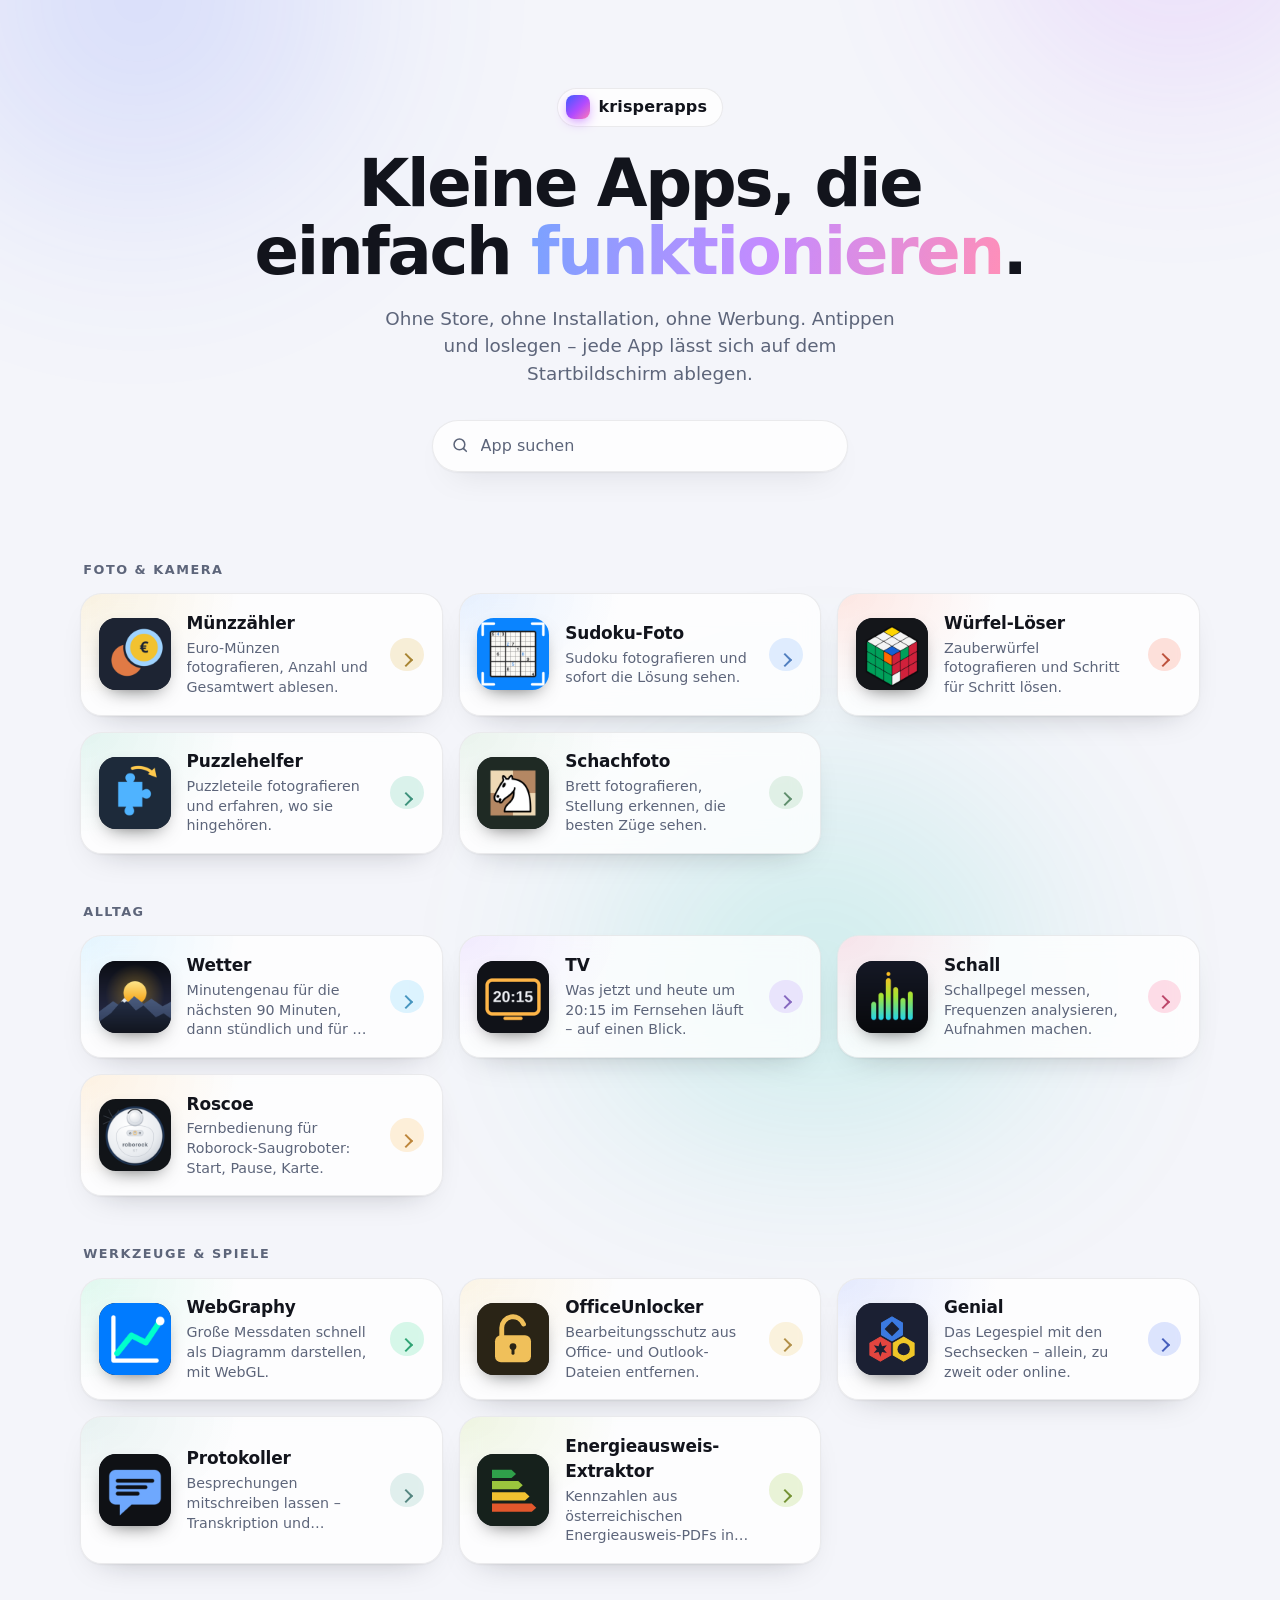
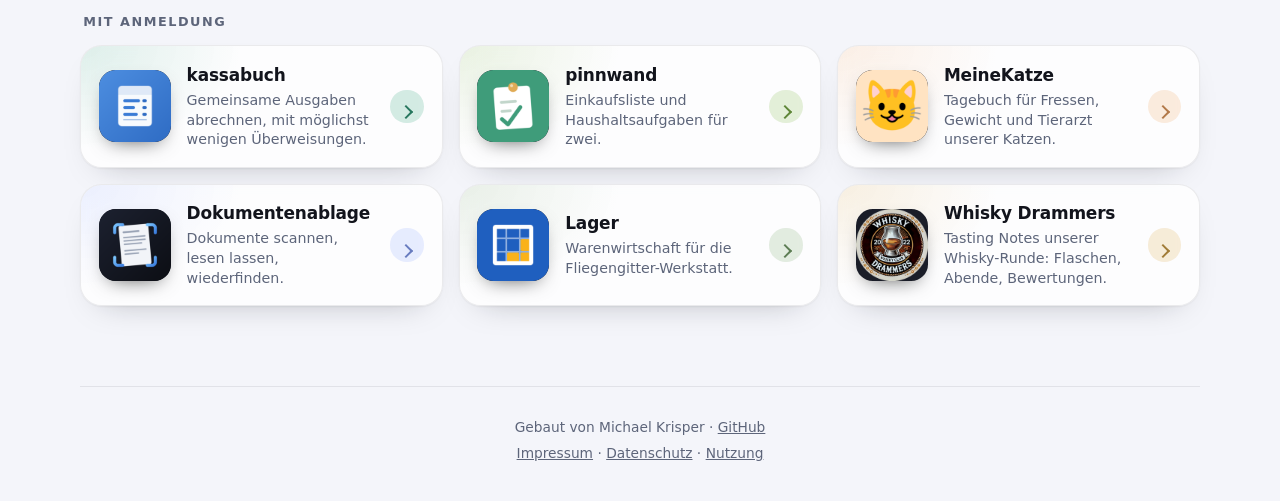
<file: krisperapps.de/index.html>
<!doctype html>
<html lang="de">
<head>
<meta charset="utf-8">
<meta name="viewport" content="width=device-width, initial-scale=1, viewport-fit=cover">
<title>krisperapps – kleine Apps, die einfach funktionieren</title>
<meta name="description" content="Web-Apps von Michael Krisper: Foto-Helfer, Wetter, TV-Programm, Werkzeuge und Spiele. Ohne Installation, direkt im Browser.">
<meta name="theme-color" content="#0b0d14" media="(prefers-color-scheme: dark)">
<meta name="theme-color" content="#f4f5fa" media="(prefers-color-scheme: light)">
<link rel="icon" href="favicon.svg" type="image/svg+xml">
<link rel="apple-touch-icon" href="apple-touch-icon.png">
<link rel="manifest" href="manifest.webmanifest">
<link rel="stylesheet" href="style.css">
</head>
<body>
<div class="glow" aria-hidden="true"></div>

<header class="hero">
  <p class="brand"><span class="mark" aria-hidden="true"></span>krisperapps</p>
  <h1>Kleine Apps, die einfach <em>funktionieren</em>.</h1>
  <p class="lead">Ohne Store, ohne Installation, ohne Werbung. Antippen und loslegen – jede App lässt sich auf dem Startbildschirm ablegen.</p>
  <label class="search">
    <svg viewBox="0 0 24 24" aria-hidden="true"><circle cx="11" cy="11" r="7"/><path d="m20 20-3.5-3.5"/></svg>
    <input id="q" type="search" placeholder="App suchen" autocomplete="off" aria-label="App suchen">
  </label>
</header>

<main id="apps">

<section>
  <h2>Foto &amp; Kamera</h2>
  <div class="grid">
    <a class="card" href="https://muenzen.krisperapps.de/" style="--accent:#e2b13c">
      <img src="icons/muenzen.png" alt="" width="72" height="72" loading="lazy">
      <div><h3>Münzzähler</h3><p>Euro-Münzen fotografieren, Anzahl und Gesamtwert ablesen.</p></div>
      <span class="open">Öffnen</span>
    </a>
    <a class="card" href="https://sudoku.krisperapps.de/" style="--accent:#6aa8ff">
      <img src="icons/sudoku.png" alt="" width="72" height="72" loading="lazy">
      <div><h3>Sudoku-Foto</h3><p>Sudoku fotografieren und sofort die Lösung sehen.</p></div>
      <span class="open">Öffnen</span>
    </a>
    <a class="card" href="https://rubik.krisperapps.de/" style="--accent:#ff6b4a">
      <img src="icons/rubik.png" alt="" width="72" height="72" loading="lazy">
      <div><h3>Würfel-Löser</h3><p>Zauberwürfel fotografieren und Schritt für Schritt lösen.</p></div>
      <span class="open">Öffnen</span>
    </a>
    <a class="card" href="https://puzzle.krisperapps.de/" style="--accent:#4fc3a1">
      <img src="icons/puzzle.png" alt="" width="72" height="72" loading="lazy">
      <div><h3>Puzzlehelfer</h3><p>Puzzleteile fotografieren und erfahren, wo sie hingehören.</p></div>
      <span class="open">Öffnen</span>
    </a>
    <a class="card" href="https://schach.krisperapps.de/" style="--accent:#7fbf8e">
      <img src="icons/schach.png" alt="" width="72" height="72" loading="lazy">
      <div><h3>Schachfoto</h3><p>Brett fotografieren, Stellung erkennen, die besten Züge sehen.</p></div>
      <span class="open">Öffnen</span>
    </a>
  </div>
</section>

<section>
  <h2>Alltag</h2>
  <div class="grid">
    <a class="card" href="https://wetter.krisperapps.de/" style="--accent:#5cc8ff">
      <img src="icons/wetter.png" alt="" width="72" height="72" loading="lazy">
      <div><h3>Wetter</h3><p>Minutengenau für die nächsten 90 Minuten, dann stündlich und für 7 Tage.</p></div>
      <span class="open">Öffnen</span>
    </a>
    <a class="card" href="https://tv.krisperapps.de/" style="--accent:#b388ff">
      <img src="icons/tv.png" alt="" width="72" height="72" loading="lazy">
      <div><h3>TV</h3><p>Was jetzt und heute um 20:15 im Fernsehen läuft – auf einen Blick.</p></div>
      <span class="open">Öffnen</span>
    </a>
    <a class="card" href="https://schall.krisperapps.de/" style="--accent:#ff5c8a">
      <img src="icons/schall.png" alt="" width="72" height="72" loading="lazy">
      <div><h3>Schall</h3><p>Schallpegel messen, Frequenzen analysieren, Aufnahmen machen.</p></div>
      <span class="open">Öffnen</span>
    </a>
    <a class="card" href="https://roscoe.krisperapps.de/" style="--accent:#ffb347">
      <img src="icons/roscoe.png" alt="" width="72" height="72" loading="lazy">
      <div><h3>Roscoe</h3><p>Fernbedienung für Roborock-Saugroboter: Start, Pause, Karte.</p></div>
      <span class="open">Öffnen</span>
    </a>
  </div>
</section>

<section>
  <h2>Werkzeuge &amp; Spiele</h2>
  <div class="grid">
    <a class="card" href="https://webgraphy.krisperapps.de/" style="--accent:#3ddc97">
      <img src="icons/webgraphy.png" alt="" width="72" height="72" loading="lazy">
      <div><h3>WebGraphy</h3><p>Große Messdaten schnell als Diagramm darstellen, mit WebGL.</p></div>
      <span class="open">Öffnen</span>
    </a>
    <a class="card" href="https://officeunlocker.krisperapps.de/" style="--accent:#f0c05a">
      <img src="icons/officeunlocker.svg" alt="" width="72" height="72" loading="lazy">
      <div><h3>OfficeUnlocker</h3><p>Bearbeitungsschutz aus Office- und Outlook-Dateien entfernen.</p></div>
      <span class="open">Öffnen</span>
    </a>
    <a class="card" href="https://genial.krisperapps.de/" style="--accent:#5b7cfa">
      <img src="icons/genial.svg" alt="" width="72" height="72" loading="lazy">
      <div><h3>Genial</h3><p>Das Legespiel mit den Sechsecken – allein, zu zweit oder online.</p></div>
      <span class="open">Öffnen</span>
    </a>
    <a class="card" href="https://protokoller.krisperapps.de/" style="--accent:#6fb3a8">
      <img src="icons/protokoller.png" alt="" width="72" height="72" loading="lazy">
      <div><h3>Protokoller</h3><p>Besprechungen mitschreiben lassen – Transkription und Sprecher direkt im Browser.</p></div>
      <span class="open">Öffnen</span>
    </a>
    <a class="card" href="https://energieausweis.krisperapps.de/" style="--accent:#9bc53d">
      <img src="icons/energieausweis.svg" alt="" width="72" height="72" loading="lazy">
      <div><h3>Energieausweis-Extraktor</h3><p>Kennzahlen aus österreichischen Energieausweis-PDFs in eine Excel-Tabelle.</p></div>
      <span class="open">Öffnen</span>
    </a>
  </div>
</section>

<section>
  <h2>Mit Anmeldung</h2>
  <div class="grid">
    <a class="card" href="https://kassabuch.krisperapps.de/" style="--accent:#2f9e77">
      <img src="icons/kassabuch.png" alt="" width="72" height="72" loading="lazy">
      <div><h3>kassabuch</h3><p>Gemeinsame Ausgaben abrechnen, mit möglichst wenigen Überweisungen.</p></div>
      <span class="open">Öffnen</span>
    </a>
    <a class="card" href="https://pinnwand.krisperapps.de/" style="--accent:#7cb342">
      <img src="icons/pinnwand.png" alt="" width="72" height="72" loading="lazy">
      <div><h3>pinnwand</h3><p>Einkaufsliste und Haushaltsaufgaben für zwei.</p></div>
      <span class="open">Öffnen</span>
    </a>
    <a class="card" href="https://meinekatze.krisperapps.de/" style="--accent:#f0a05a">
      <img src="icons/meinekatze.png" alt="" width="72" height="72" loading="lazy">
      <div><h3>MeineKatze</h3><p>Tagebuch für Fressen, Gewicht und Tierarzt unserer Katzen.</p></div>
      <span class="open">Öffnen</span>
    </a>
    <a class="card" href="https://dokumentenablage.krisperapps.de/" style="--accent:#8aa4ff">
      <img src="icons/dokumentenablage.png" alt="" width="72" height="72" loading="lazy">
      <div><h3>Dokumentenablage</h3><p>Dokumente scannen, lesen lassen, wiederfinden.</p></div>
      <span class="open">Öffnen</span>
    </a>
    <a class="card" href="https://lager.krisperapps.de/" style="--accent:#7aa66a">
      <img src="icons/lager.png" alt="" width="72" height="72" loading="lazy">
      <div><h3>Lager</h3><p>Warenwirtschaft für die Fliegengitter-Werkstatt.</p></div>
      <span class="open">Öffnen</span>
    </a>
    <a class="card" href="https://whisky.krisperapps.de/" style="--accent:#d9a441">
      <img src="icons/whisky.png" alt="" width="72" height="72" loading="lazy">
      <div><h3>Whisky Drammers</h3><p>Tasting Notes unserer Whisky-Runde: Flaschen, Abende, Bewertungen.</p></div>
      <span class="open">Öffnen</span>
    </a>
  </div>
</section>

<p id="none" hidden>Keine App gefunden.</p>
</main>

<footer>
  <p>Gebaut von Michael Krisper · <a href="https://github.com/michaelkrisper">GitHub</a></p>
  <p><a href="impressum/">Impressum</a> · <a href="datenschutz/">Datenschutz</a> · <a href="nutzung/">Nutzung</a></p>
</footer>

<script src="app.js" defer></script>
</body>
</html>
</file>
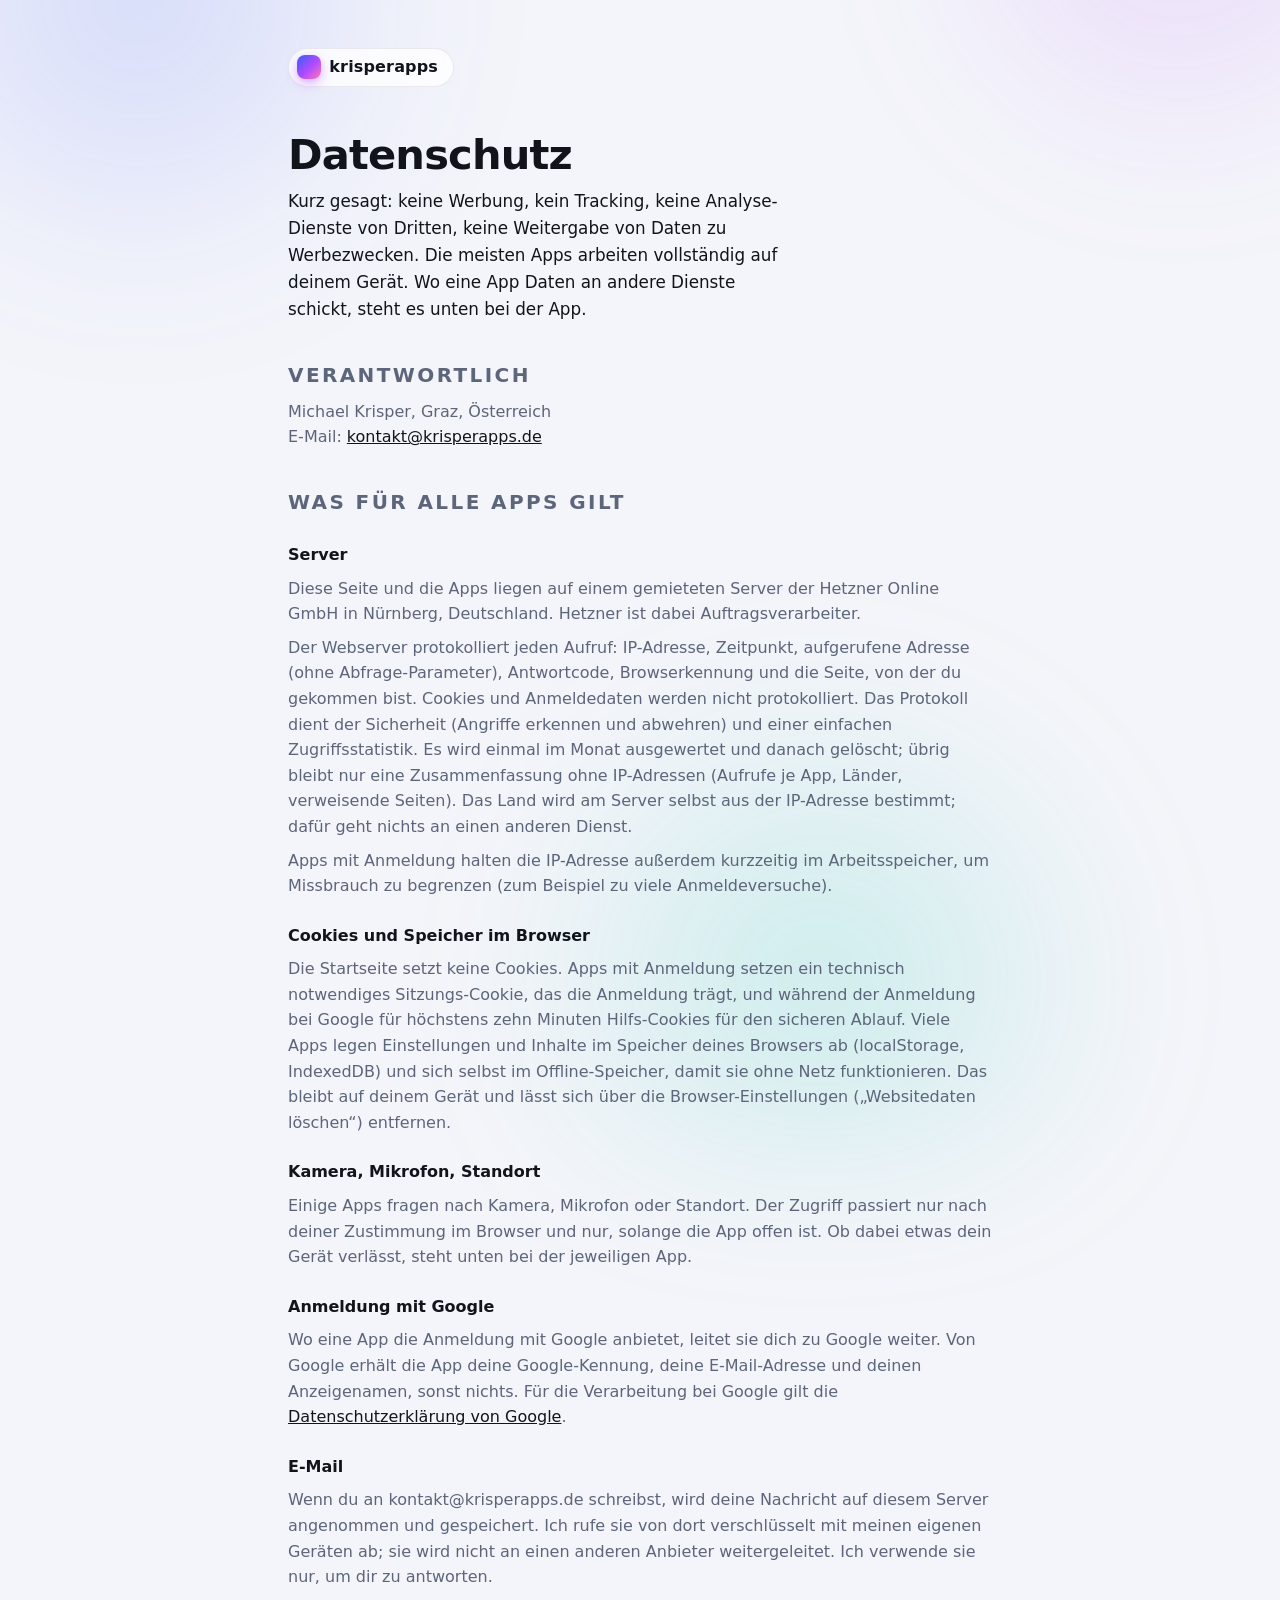
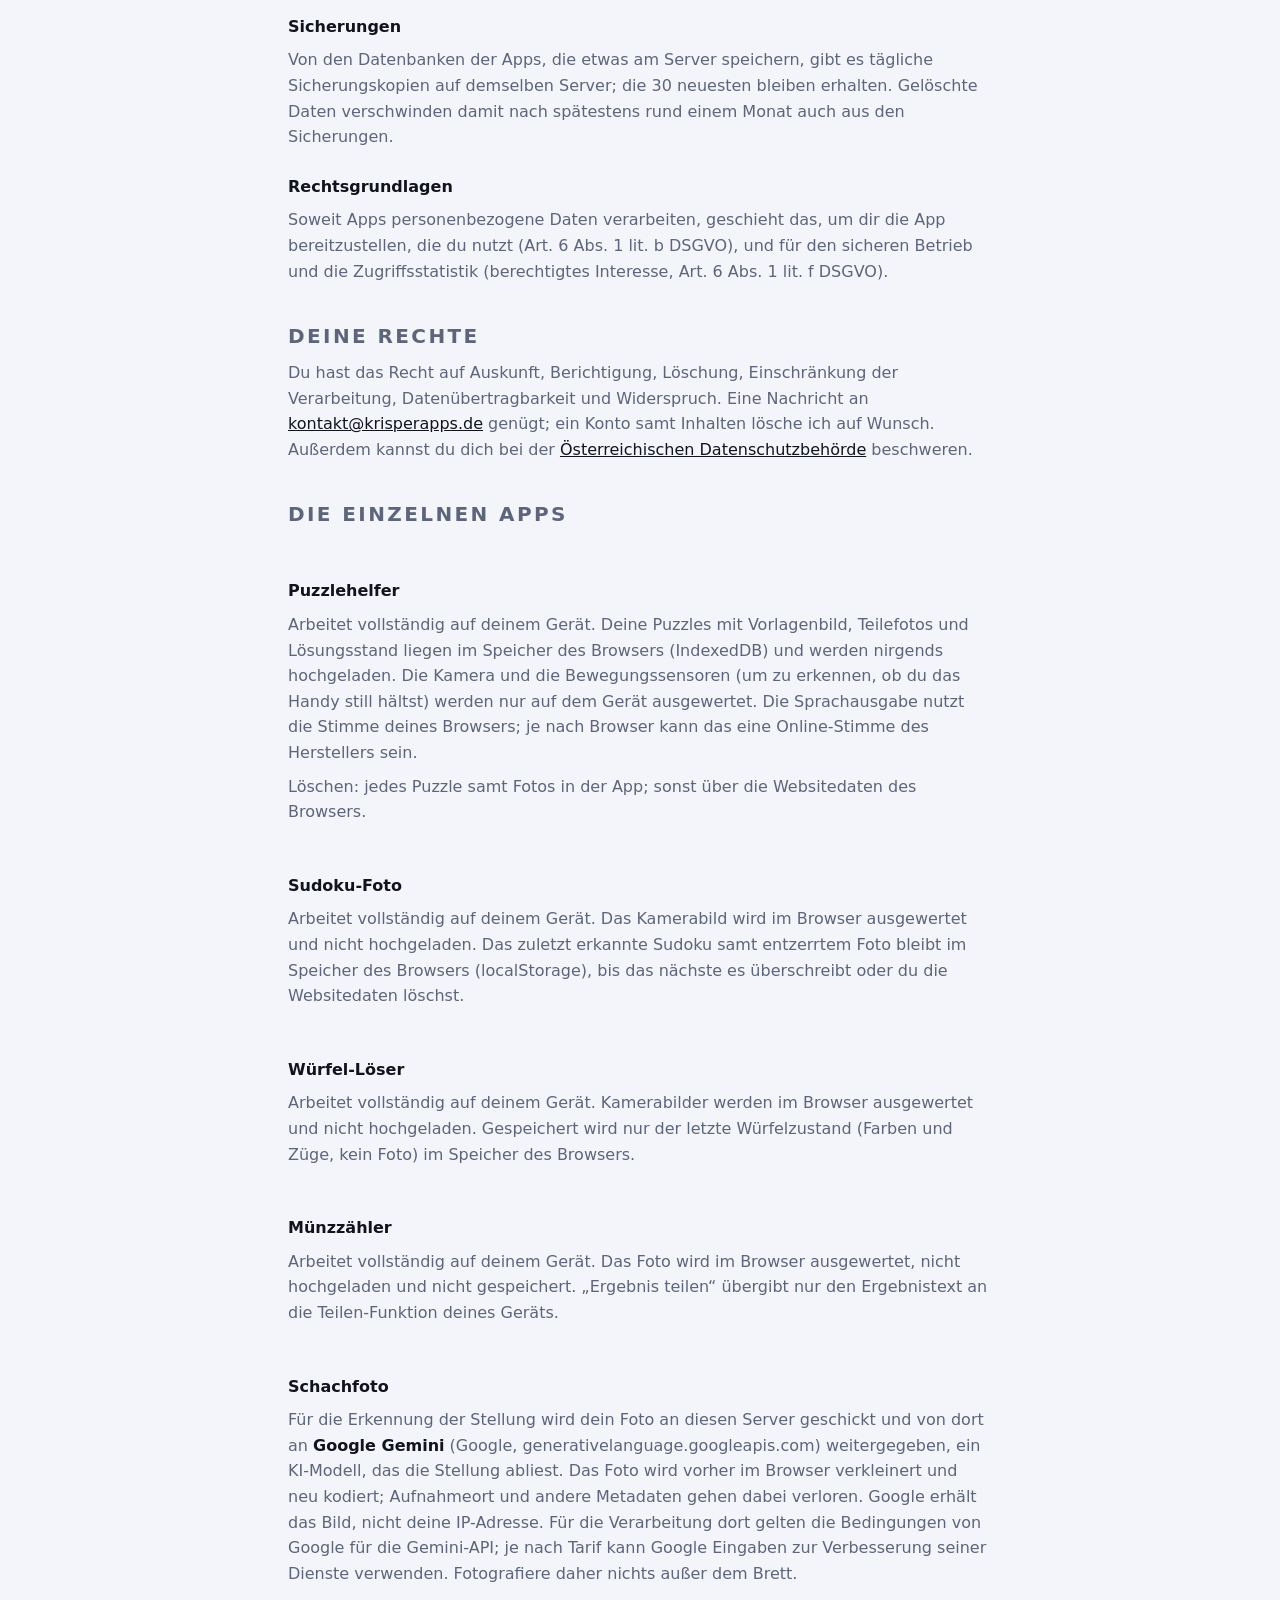
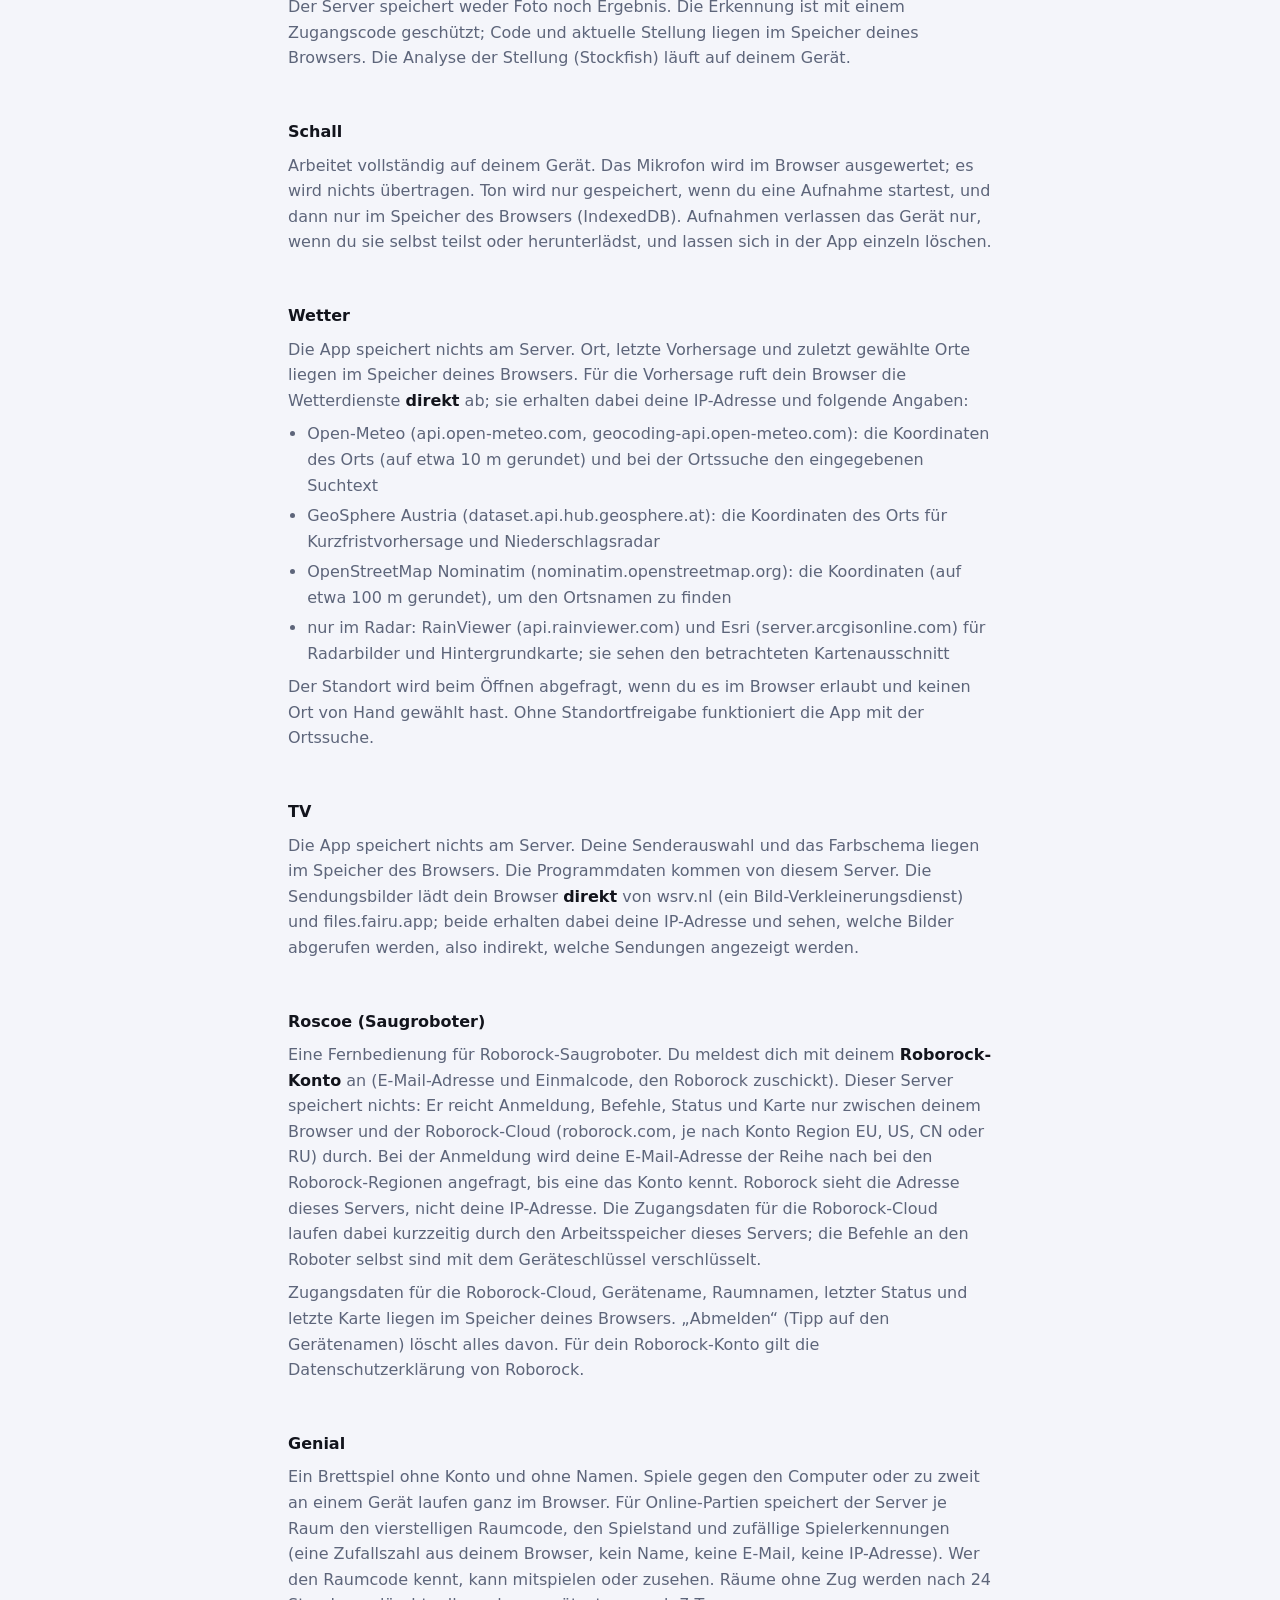
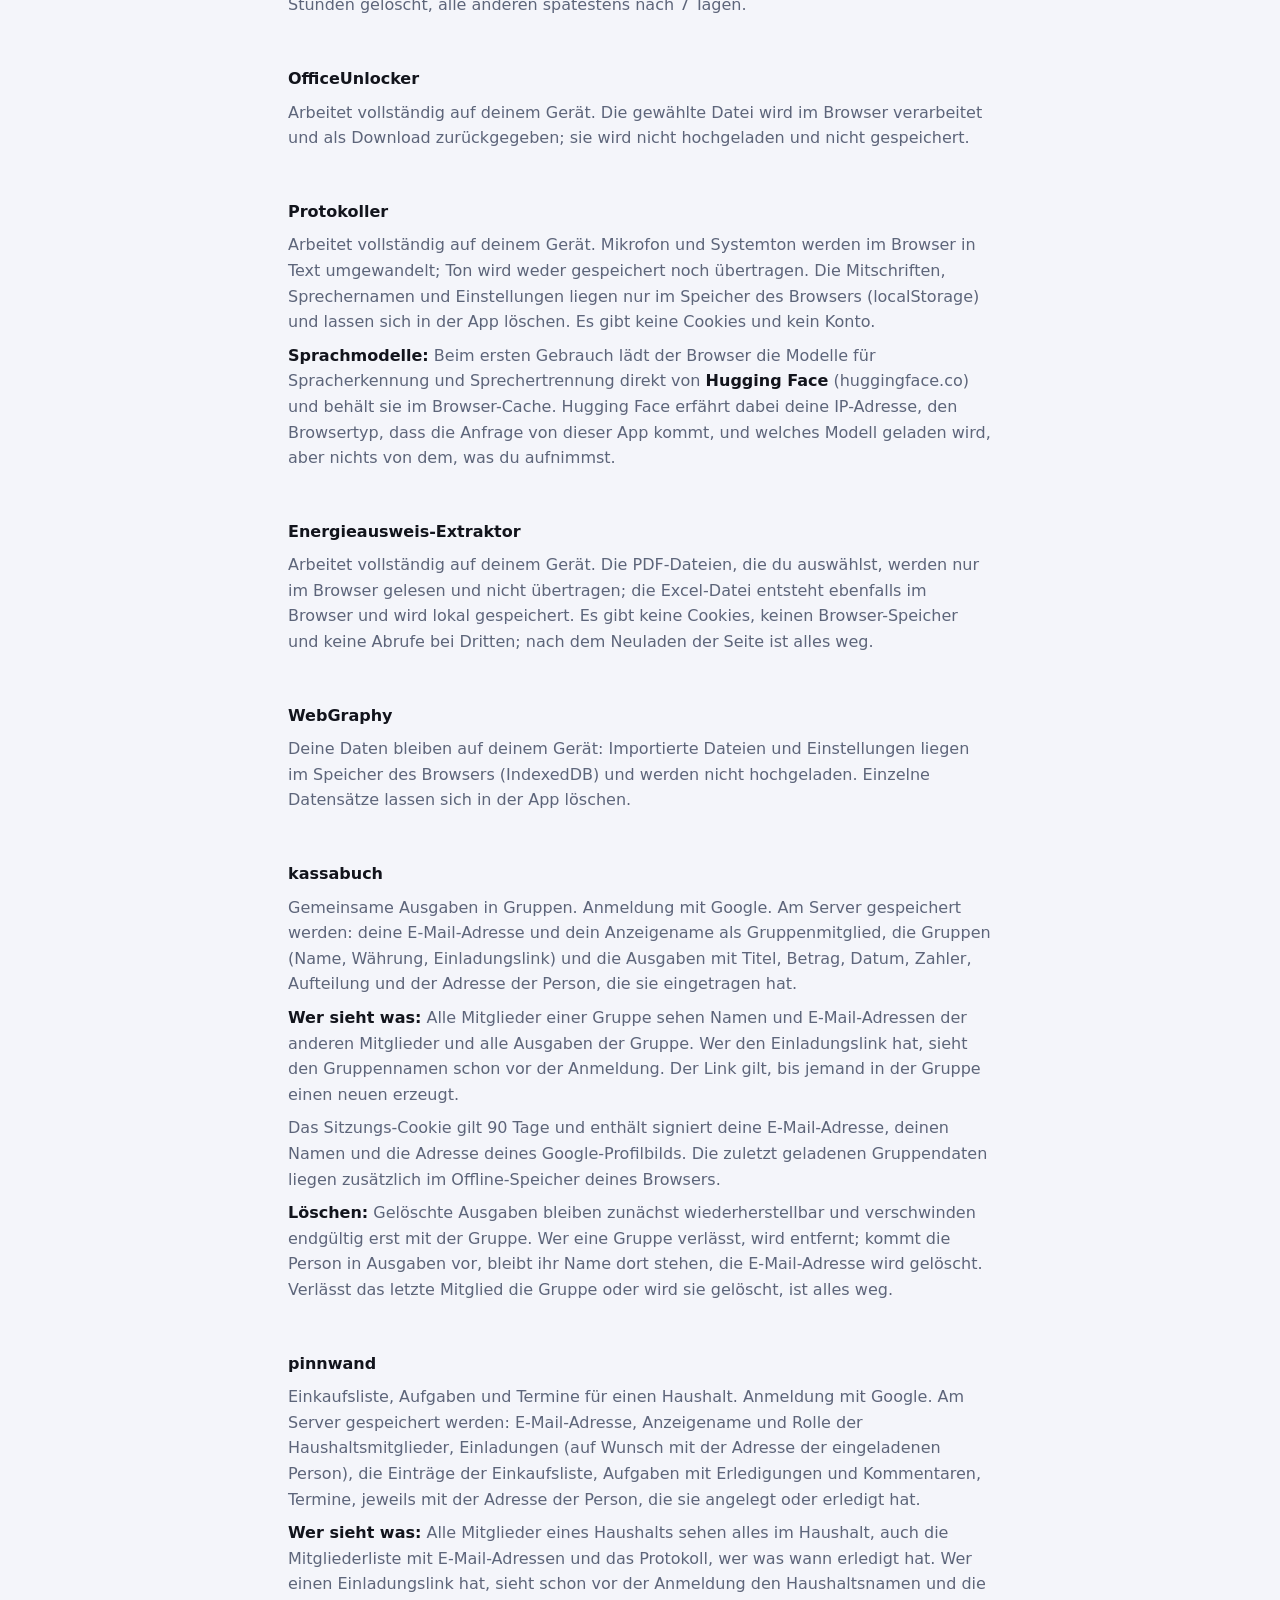
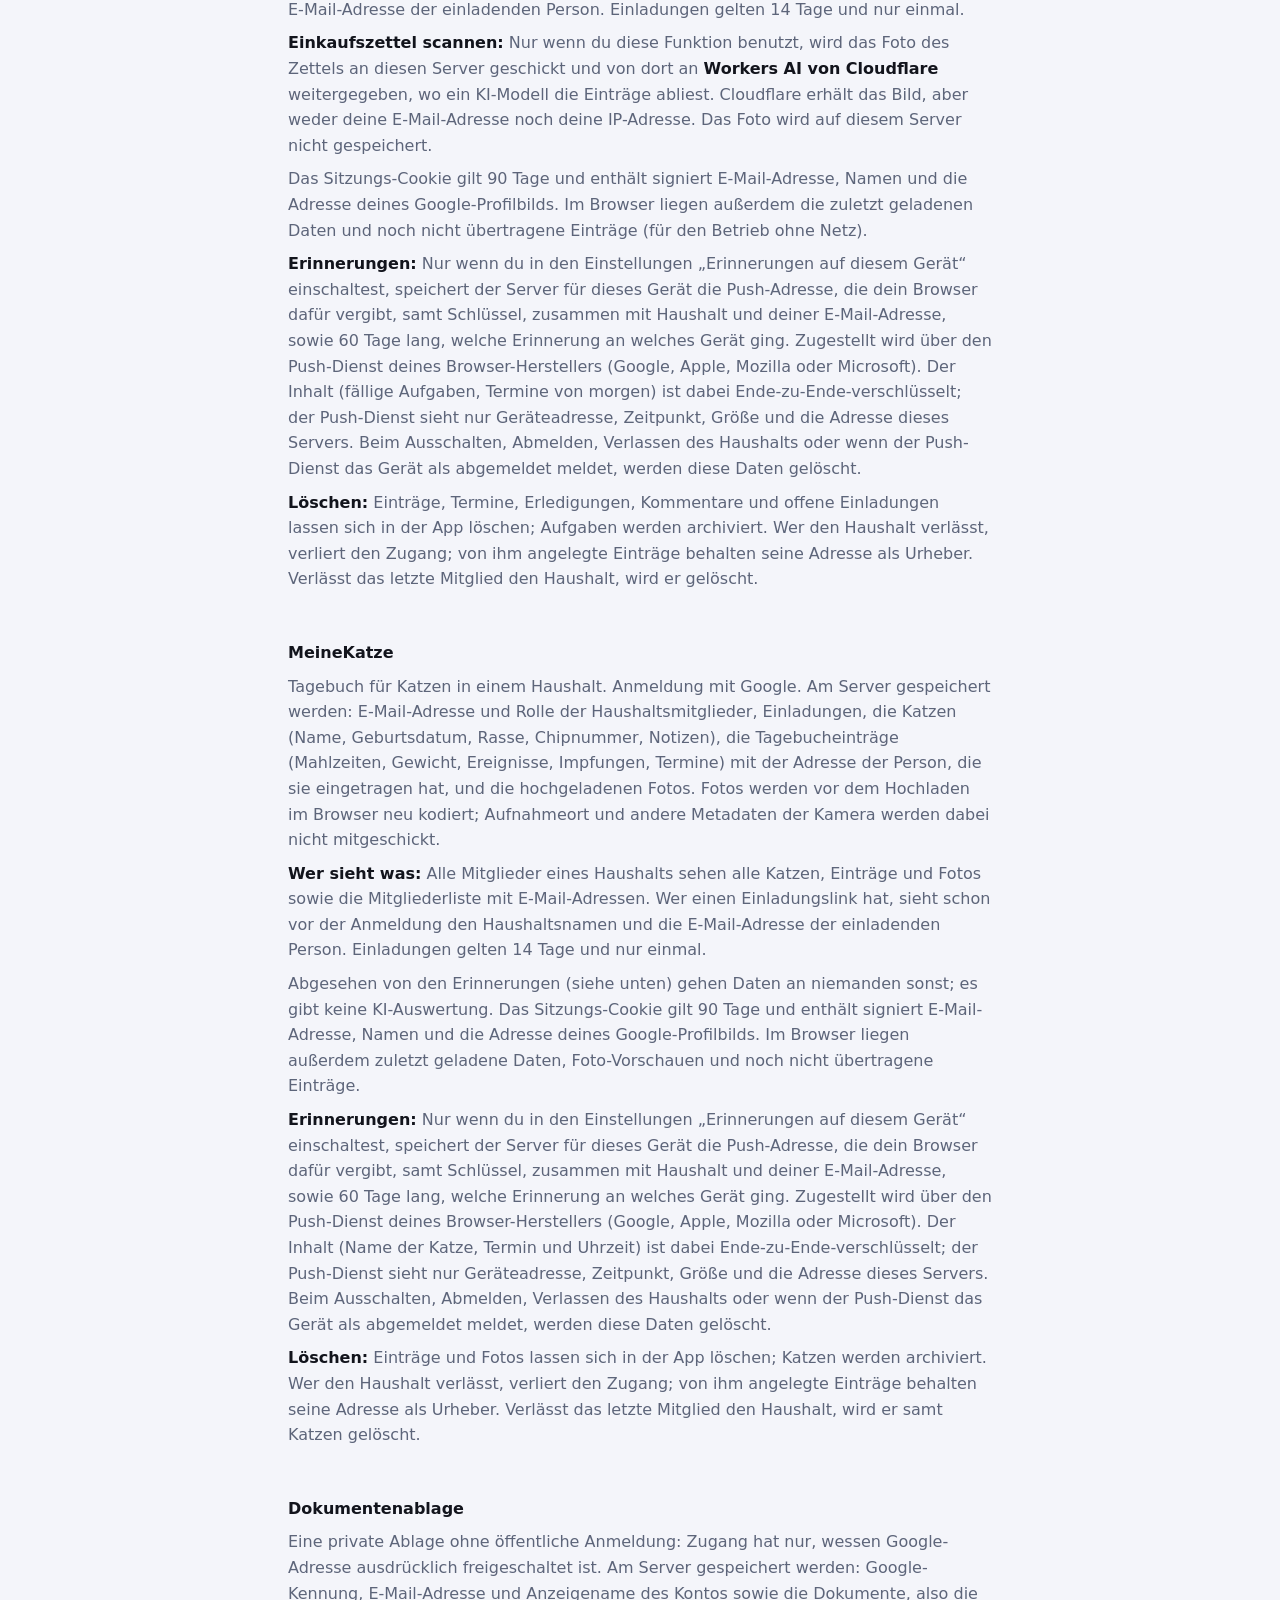
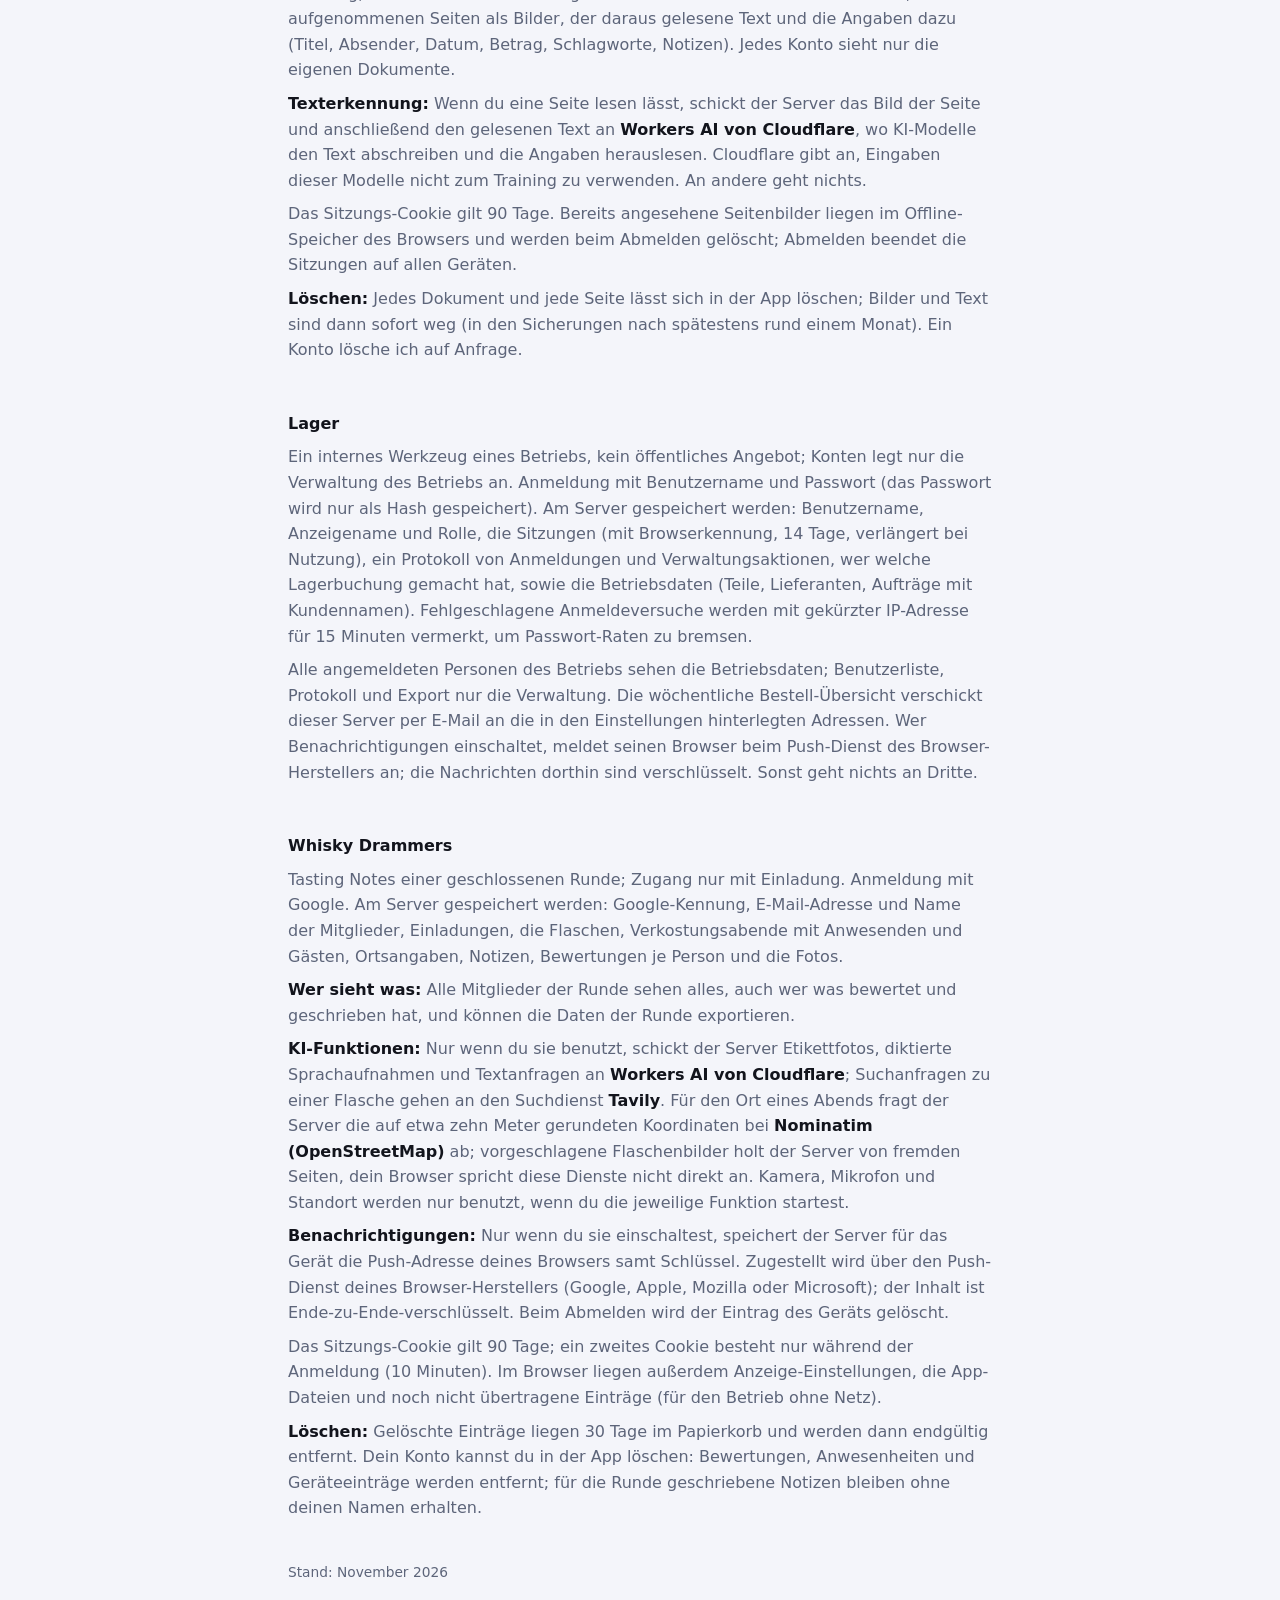
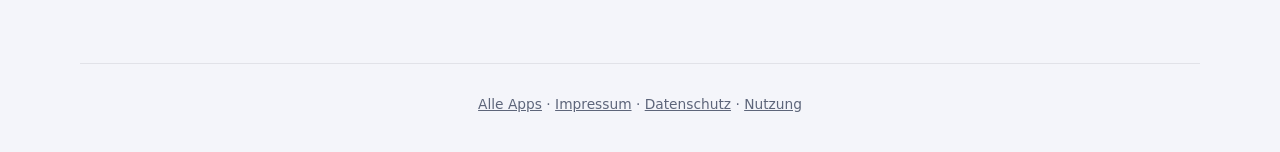
<file: krisperapps.de/datenschutz/index.html>
<!doctype html>
<html lang="de">
<head>
<meta charset="utf-8">
<meta name="viewport" content="width=device-width, initial-scale=1, viewport-fit=cover">
<title>Datenschutz – krisperapps</title>
<meta name="description" content="Welche Daten die Apps auf krisperapps.de verarbeiten und welche nicht.">
<meta name="theme-color" content="#0b0d14" media="(prefers-color-scheme: dark)">
<meta name="theme-color" content="#f4f5fa" media="(prefers-color-scheme: light)">
<link rel="icon" href="../favicon.svg" type="image/svg+xml">
<link rel="stylesheet" href="../style.css">
</head>
<body>
<div class="glow" aria-hidden="true"></div>

<header class="legal-head">
  <a class="brand" href="../"><span class="mark" aria-hidden="true"></span>krisperapps</a>
</header>

<main class="legal">
<h1>Datenschutz</h1>
<p class="lead">Kurz gesagt: keine Werbung, kein Tracking, keine Analyse-Dienste von Dritten, keine Weitergabe von Daten zu Werbezwecken. Die meisten Apps arbeiten vollständig auf deinem Gerät. Wo eine App Daten an andere Dienste schickt, steht es unten bei der App.</p>

<h2>Verantwortlich</h2>
<p>Michael Krisper, Graz, Österreich<br>E-Mail: <a href="mailto:kontakt@krisperapps.de">kontakt@krisperapps.de</a></p>

<h2>Was für alle Apps gilt</h2>
<h3>Server</h3>
<p>Diese Seite und die Apps liegen auf einem gemieteten Server der Hetzner Online GmbH in Nürnberg, Deutschland. Hetzner ist dabei Auftragsverarbeiter.</p>
<p>Der Webserver protokolliert jeden Aufruf: IP-Adresse, Zeitpunkt, aufgerufene Adresse (ohne Abfrage-Parameter), Antwortcode, Browserkennung und die Seite, von der du gekommen bist. Cookies und Anmeldedaten werden nicht protokolliert. Das Protokoll dient der Sicherheit (Angriffe erkennen und abwehren) und einer einfachen Zugriffsstatistik. Es wird einmal im Monat ausgewertet und danach gelöscht; übrig bleibt nur eine Zusammenfassung ohne IP-Adressen (Aufrufe je App, Länder, verweisende Seiten). Das Land wird am Server selbst aus der IP-Adresse bestimmt; dafür geht nichts an einen anderen Dienst.</p>
<p>Apps mit Anmeldung halten die IP-Adresse außerdem kurzzeitig im Arbeitsspeicher, um Missbrauch zu begrenzen (zum Beispiel zu viele Anmeldeversuche).</p>

<h3>Cookies und Speicher im Browser</h3>
<p>Die Startseite setzt keine Cookies. Apps mit Anmeldung setzen ein technisch notwendiges Sitzungs-Cookie, das die Anmeldung trägt, und während der Anmeldung bei Google für höchstens zehn Minuten Hilfs-Cookies für den sicheren Ablauf. Viele Apps legen Einstellungen und Inhalte im Speicher deines Browsers ab (localStorage, IndexedDB) und sich selbst im Offline-Speicher, damit sie ohne Netz funktionieren. Das bleibt auf deinem Gerät und lässt sich über die Browser-Einstellungen („Websitedaten löschen“) entfernen.</p>

<h3>Kamera, Mikrofon, Standort</h3>
<p>Einige Apps fragen nach Kamera, Mikrofon oder Standort. Der Zugriff passiert nur nach deiner Zustimmung im Browser und nur, solange die App offen ist. Ob dabei etwas dein Gerät verlässt, steht unten bei der jeweiligen App.</p>

<h3>Anmeldung mit Google</h3>
<p>Wo eine App die Anmeldung mit Google anbietet, leitet sie dich zu Google weiter. Von Google erhält die App deine Google-Kennung, deine E-Mail-Adresse und deinen Anzeigenamen, sonst nichts. Für die Verarbeitung bei Google gilt die <a href="https://policies.google.com/privacy" rel="noopener">Datenschutzerklärung von Google</a>.</p>

<h3>E-Mail</h3>
<p>Wenn du an kontakt@krisperapps.de schreibst, wird deine Nachricht auf diesem Server angenommen und gespeichert. Ich rufe sie von dort verschlüsselt mit meinen eigenen Geräten ab; sie wird nicht an einen anderen Anbieter weitergeleitet. Ich verwende sie nur, um dir zu antworten.</p>

<h3>Sicherungen</h3>
<p>Von den Datenbanken der Apps, die etwas am Server speichern, gibt es tägliche Sicherungskopien auf demselben Server; die 30 neuesten bleiben erhalten. Gelöschte Daten verschwinden damit nach spätestens rund einem Monat auch aus den Sicherungen.</p>

<h3>Rechtsgrundlagen</h3>
<p>Soweit Apps personenbezogene Daten verarbeiten, geschieht das, um dir die App bereitzustellen, die du nutzt (Art. 6 Abs. 1 lit. b DSGVO), und für den sicheren Betrieb und die Zugriffsstatistik (berechtigtes Interesse, Art. 6 Abs. 1 lit. f DSGVO).</p>

<h2>Deine Rechte</h2>
<p>Du hast das Recht auf Auskunft, Berichtigung, Löschung, Einschränkung der Verarbeitung, Datenübertragbarkeit und Widerspruch. Eine Nachricht an <a href="mailto:kontakt@krisperapps.de">kontakt@krisperapps.de</a> genügt; ein Konto samt Inhalten lösche ich auf Wunsch. Außerdem kannst du dich bei der <a href="https://www.dsb.gv.at/" rel="noopener">Österreichischen Datenschutzbehörde</a> beschweren.</p>

<h2 id="apps">Die einzelnen Apps</h2>
<section id="puzzle">
<h3>Puzzlehelfer</h3>
<p>Arbeitet vollständig auf deinem Gerät. Deine Puzzles mit Vorlagenbild, Teilefotos und Lösungsstand liegen im Speicher des Browsers (IndexedDB) und werden nirgends hochgeladen. Die Kamera und die Bewegungssensoren (um zu erkennen, ob du das Handy still hältst) werden nur auf dem Gerät ausgewertet. Die Sprachausgabe nutzt die Stimme deines Browsers; je nach Browser kann das eine Online-Stimme des Herstellers sein.</p>
<p>Löschen: jedes Puzzle samt Fotos in der App; sonst über die Websitedaten des Browsers.</p>
</section>
<section id="sudoku">
<h3>Sudoku-Foto</h3>
<p>Arbeitet vollständig auf deinem Gerät. Das Kamerabild wird im Browser ausgewertet und nicht hochgeladen. Das zuletzt erkannte Sudoku samt entzerrtem Foto bleibt im Speicher des Browsers (localStorage), bis das nächste es überschreibt oder du die Websitedaten löschst.</p>
</section>
<section id="rubik">
<h3>Würfel-Löser</h3>
<p>Arbeitet vollständig auf deinem Gerät. Kamerabilder werden im Browser ausgewertet und nicht hochgeladen. Gespeichert wird nur der letzte Würfelzustand (Farben und Züge, kein Foto) im Speicher des Browsers.</p>
</section>
<section id="muenzen">
<h3>Münzzähler</h3>
<p>Arbeitet vollständig auf deinem Gerät. Das Foto wird im Browser ausgewertet, nicht hochgeladen und nicht gespeichert. „Ergebnis teilen“ übergibt nur den Ergebnistext an die Teilen-Funktion deines Geräts.</p>
</section>
<section id="schach">
<h3>Schachfoto</h3>
<p>Für die Erkennung der Stellung wird dein Foto an diesen Server geschickt und von dort an <strong>Google Gemini</strong> (Google, generativelanguage.googleapis.com) weitergegeben, ein KI-Modell, das die Stellung abliest. Das Foto wird vorher im Browser verkleinert und neu kodiert; Aufnahmeort und andere Metadaten gehen dabei verloren. Google erhält das Bild, nicht deine IP-Adresse. Für die Verarbeitung dort gelten die Bedingungen von Google für die Gemini-API; je nach Tarif kann Google Eingaben zur Verbesserung seiner Dienste verwenden. Fotografiere daher nichts außer dem Brett.</p>
<p>Der Server speichert weder Foto noch Ergebnis. Die Erkennung ist mit einem Zugangscode geschützt; Code und aktuelle Stellung liegen im Speicher deines Browsers. Die Analyse der Stellung (Stockfish) läuft auf deinem Gerät.</p>
</section>
<section id="schall">
<h3>Schall</h3>
<p>Arbeitet vollständig auf deinem Gerät. Das Mikrofon wird im Browser ausgewertet; es wird nichts übertragen. Ton wird nur gespeichert, wenn du eine Aufnahme startest, und dann nur im Speicher des Browsers (IndexedDB). Aufnahmen verlassen das Gerät nur, wenn du sie selbst teilst oder herunterlädst, und lassen sich in der App einzeln löschen.</p>
</section>
<section id="wetter">
<h3>Wetter</h3>
<p>Die App speichert nichts am Server. Ort, letzte Vorhersage und zuletzt gewählte Orte liegen im Speicher deines Browsers. Für die Vorhersage ruft dein Browser die Wetterdienste <strong>direkt</strong> ab; sie erhalten dabei deine IP-Adresse und folgende Angaben:</p>
<ul>
<li>Open-Meteo (api.open-meteo.com, geocoding-api.open-meteo.com): die Koordinaten des Orts (auf etwa 10 m gerundet) und bei der Ortssuche den eingegebenen Suchtext</li>
<li>GeoSphere Austria (dataset.api.hub.geosphere.at): die Koordinaten des Orts für Kurzfristvorhersage und Niederschlagsradar</li>
<li>OpenStreetMap Nominatim (nominatim.openstreetmap.org): die Koordinaten (auf etwa 100 m gerundet), um den Ortsnamen zu finden</li>
<li>nur im Radar: RainViewer (api.rainviewer.com) und Esri (server.arcgisonline.com) für Radarbilder und Hintergrundkarte; sie sehen den betrachteten Kartenausschnitt</li>
</ul>
<p>Der Standort wird beim Öffnen abgefragt, wenn du es im Browser erlaubt und keinen Ort von Hand gewählt hast. Ohne Standortfreigabe funktioniert die App mit der Ortssuche.</p>
</section>
<section id="tv">
<h3>TV</h3>
<p>Die App speichert nichts am Server. Deine Senderauswahl und das Farbschema liegen im Speicher des Browsers. Die Programmdaten kommen von diesem Server. Die Sendungsbilder lädt dein Browser <strong>direkt</strong> von wsrv.nl (ein Bild-Verkleinerungsdienst) und files.fairu.app; beide erhalten dabei deine IP-Adresse und sehen, welche Bilder abgerufen werden, also indirekt, welche Sendungen angezeigt werden.</p>
</section>
<section id="roscoe">
<h3>Roscoe (Saugroboter)</h3>
<p>Eine Fernbedienung für Roborock-Saugroboter. Du meldest dich mit deinem <strong>Roborock-Konto</strong> an (E-Mail-Adresse und Einmalcode, den Roborock zuschickt). Dieser Server speichert nichts: Er reicht Anmeldung, Befehle, Status und Karte nur zwischen deinem Browser und der Roborock-Cloud (roborock.com, je nach Konto Region EU, US, CN oder RU) durch. Bei der Anmeldung wird deine E-Mail-Adresse der Reihe nach bei den Roborock-Regionen angefragt, bis eine das Konto kennt. Roborock sieht die Adresse dieses Servers, nicht deine IP-Adresse. Die Zugangsdaten für die Roborock-Cloud laufen dabei kurzzeitig durch den Arbeitsspeicher dieses Servers; die Befehle an den Roboter selbst sind mit dem Geräteschlüssel verschlüsselt.</p>
<p>Zugangsdaten für die Roborock-Cloud, Gerätename, Raumnamen, letzter Status und letzte Karte liegen im Speicher deines Browsers. „Abmelden“ (Tipp auf den Gerätenamen) löscht alles davon. Für dein Roborock-Konto gilt die Datenschutzerklärung von Roborock.</p>
</section>
<section id="genial">
<h3>Genial</h3>
<p>Ein Brettspiel ohne Konto und ohne Namen. Spiele gegen den Computer oder zu zweit an einem Gerät laufen ganz im Browser. Für Online-Partien speichert der Server je Raum den vierstelligen Raumcode, den Spielstand und zufällige Spielerkennungen (eine Zufallszahl aus deinem Browser, kein Name, keine E-Mail, keine IP-Adresse). Wer den Raumcode kennt, kann mitspielen oder zusehen. Räume ohne Zug werden nach 24 Stunden gelöscht, alle anderen spätestens nach 7 Tagen.</p>
</section>
<section id="officeunlocker">
<h3>OfficeUnlocker</h3>
<p>Arbeitet vollständig auf deinem Gerät. Die gewählte Datei wird im Browser verarbeitet und als Download zurückgegeben; sie wird nicht hochgeladen und nicht gespeichert.</p>
</section>
<section id="protokoller">
<h3>Protokoller</h3>
<p>Arbeitet vollständig auf deinem Gerät. Mikrofon und Systemton werden im Browser in Text umgewandelt; Ton wird weder gespeichert noch übertragen. Die Mitschriften, Sprechernamen und Einstellungen liegen nur im Speicher des Browsers (localStorage) und lassen sich in der App löschen. Es gibt keine Cookies und kein Konto.</p>
<p><strong>Sprachmodelle:</strong> Beim ersten Gebrauch lädt der Browser die Modelle für Spracherkennung und Sprechertrennung direkt von <strong>Hugging Face</strong> (huggingface.co) und behält sie im Browser-Cache. Hugging Face erfährt dabei deine IP-Adresse, den Browsertyp, dass die Anfrage von dieser App kommt, und welches Modell geladen wird, aber nichts von dem, was du aufnimmst.</p>
</section>
<section id="energieausweis">
<h3>Energieausweis-Extraktor</h3>
<p>Arbeitet vollständig auf deinem Gerät. Die PDF-Dateien, die du auswählst, werden nur im Browser gelesen und nicht übertragen; die Excel-Datei entsteht ebenfalls im Browser und wird lokal gespeichert. Es gibt keine Cookies, keinen Browser-Speicher und keine Abrufe bei Dritten; nach dem Neuladen der Seite ist alles weg.</p>
</section>
<section id="webgraphy">
<h3>WebGraphy</h3>
<p>Deine Daten bleiben auf deinem Gerät: Importierte Dateien und Einstellungen liegen im Speicher des Browsers (IndexedDB) und werden nicht hochgeladen. Einzelne Datensätze lassen sich in der App löschen.</p>
</section>
<section id="kassabuch">
<h3>kassabuch</h3>
<p>Gemeinsame Ausgaben in Gruppen. Anmeldung mit Google. Am Server gespeichert werden: deine E-Mail-Adresse und dein Anzeigename als Gruppenmitglied, die Gruppen (Name, Währung, Einladungslink) und die Ausgaben mit Titel, Betrag, Datum, Zahler, Aufteilung und der Adresse der Person, die sie eingetragen hat.</p>
<p><strong>Wer sieht was:</strong> Alle Mitglieder einer Gruppe sehen Namen und E-Mail-Adressen der anderen Mitglieder und alle Ausgaben der Gruppe. Wer den Einladungslink hat, sieht den Gruppennamen schon vor der Anmeldung. Der Link gilt, bis jemand in der Gruppe einen neuen erzeugt.</p>
<p>Das Sitzungs-Cookie gilt 90 Tage und enthält signiert deine E-Mail-Adresse, deinen Namen und die Adresse deines Google-Profilbilds. Die zuletzt geladenen Gruppendaten liegen zusätzlich im Offline-Speicher deines Browsers.</p>
<p><strong>Löschen:</strong> Gelöschte Ausgaben bleiben zunächst wiederherstellbar und verschwinden endgültig erst mit der Gruppe. Wer eine Gruppe verlässt, wird entfernt; kommt die Person in Ausgaben vor, bleibt ihr Name dort stehen, die E-Mail-Adresse wird gelöscht. Verlässt das letzte Mitglied die Gruppe oder wird sie gelöscht, ist alles weg.</p>
</section>
<section id="pinnwand">
<h3>pinnwand</h3>
<p>Einkaufsliste, Aufgaben und Termine für einen Haushalt. Anmeldung mit Google. Am Server gespeichert werden: E-Mail-Adresse, Anzeigename und Rolle der Haushaltsmitglieder, Einladungen (auf Wunsch mit der Adresse der eingeladenen Person), die Einträge der Einkaufsliste, Aufgaben mit Erledigungen und Kommentaren, Termine, jeweils mit der Adresse der Person, die sie angelegt oder erledigt hat.</p>
<p><strong>Wer sieht was:</strong> Alle Mitglieder eines Haushalts sehen alles im Haushalt, auch die Mitgliederliste mit E-Mail-Adressen und das Protokoll, wer was wann erledigt hat. Wer einen Einladungslink hat, sieht schon vor der Anmeldung den Haushaltsnamen und die E-Mail-Adresse der einladenden Person. Einladungen gelten 14 Tage und nur einmal.</p>
<p><strong>Einkaufszettel scannen:</strong> Nur wenn du diese Funktion benutzt, wird das Foto des Zettels an diesen Server geschickt und von dort an <strong>Workers AI von Cloudflare</strong> weitergegeben, wo ein KI-Modell die Einträge abliest. Cloudflare erhält das Bild, aber weder deine E-Mail-Adresse noch deine IP-Adresse. Das Foto wird auf diesem Server nicht gespeichert.</p>
<p>Das Sitzungs-Cookie gilt 90 Tage und enthält signiert E-Mail-Adresse, Namen und die Adresse deines Google-Profilbilds. Im Browser liegen außerdem die zuletzt geladenen Daten und noch nicht übertragene Einträge (für den Betrieb ohne Netz).</p>
<p><strong>Erinnerungen:</strong> Nur wenn du in den Einstellungen „Erinnerungen auf diesem Gerät“ einschaltest, speichert der Server für dieses Gerät die Push-Adresse, die dein Browser dafür vergibt, samt Schlüssel, zusammen mit Haushalt und deiner E-Mail-Adresse, sowie 60 Tage lang, welche Erinnerung an welches Gerät ging. Zugestellt wird über den Push-Dienst deines Browser-Herstellers (Google, Apple, Mozilla oder Microsoft). Der Inhalt (fällige Aufgaben, Termine von morgen) ist dabei Ende-zu-Ende-verschlüsselt; der Push-Dienst sieht nur Geräteadresse, Zeitpunkt, Größe und die Adresse dieses Servers. Beim Ausschalten, Abmelden, Verlassen des Haushalts oder wenn der Push-Dienst das Gerät als abgemeldet meldet, werden diese Daten gelöscht.</p>
<p><strong>Löschen:</strong> Einträge, Termine, Erledigungen, Kommentare und offene Einladungen lassen sich in der App löschen; Aufgaben werden archiviert. Wer den Haushalt verlässt, verliert den Zugang; von ihm angelegte Einträge behalten seine Adresse als Urheber. Verlässt das letzte Mitglied den Haushalt, wird er gelöscht.</p>
</section>
<section id="meinekatze">
<h3>MeineKatze</h3>
<p>Tagebuch für Katzen in einem Haushalt. Anmeldung mit Google. Am Server gespeichert werden: E-Mail-Adresse und Rolle der Haushaltsmitglieder, Einladungen, die Katzen (Name, Geburtsdatum, Rasse, Chipnummer, Notizen), die Tagebucheinträge (Mahlzeiten, Gewicht, Ereignisse, Impfungen, Termine) mit der Adresse der Person, die sie eingetragen hat, und die hochgeladenen Fotos. Fotos werden vor dem Hochladen im Browser neu kodiert; Aufnahmeort und andere Metadaten der Kamera werden dabei nicht mitgeschickt.</p>
<p><strong>Wer sieht was:</strong> Alle Mitglieder eines Haushalts sehen alle Katzen, Einträge und Fotos sowie die Mitgliederliste mit E-Mail-Adressen. Wer einen Einladungslink hat, sieht schon vor der Anmeldung den Haushaltsnamen und die E-Mail-Adresse der einladenden Person. Einladungen gelten 14 Tage und nur einmal.</p>
<p>Abgesehen von den Erinnerungen (siehe unten) gehen Daten an niemanden sonst; es gibt keine KI-Auswertung. Das Sitzungs-Cookie gilt 90 Tage und enthält signiert E-Mail-Adresse, Namen und die Adresse deines Google-Profilbilds. Im Browser liegen außerdem zuletzt geladene Daten, Foto-Vorschauen und noch nicht übertragene Einträge.</p>
<p><strong>Erinnerungen:</strong> Nur wenn du in den Einstellungen „Erinnerungen auf diesem Gerät“ einschaltest, speichert der Server für dieses Gerät die Push-Adresse, die dein Browser dafür vergibt, samt Schlüssel, zusammen mit Haushalt und deiner E-Mail-Adresse, sowie 60 Tage lang, welche Erinnerung an welches Gerät ging. Zugestellt wird über den Push-Dienst deines Browser-Herstellers (Google, Apple, Mozilla oder Microsoft). Der Inhalt (Name der Katze, Termin und Uhrzeit) ist dabei Ende-zu-Ende-verschlüsselt; der Push-Dienst sieht nur Geräteadresse, Zeitpunkt, Größe und die Adresse dieses Servers. Beim Ausschalten, Abmelden, Verlassen des Haushalts oder wenn der Push-Dienst das Gerät als abgemeldet meldet, werden diese Daten gelöscht.</p>
<p><strong>Löschen:</strong> Einträge und Fotos lassen sich in der App löschen; Katzen werden archiviert. Wer den Haushalt verlässt, verliert den Zugang; von ihm angelegte Einträge behalten seine Adresse als Urheber. Verlässt das letzte Mitglied den Haushalt, wird er samt Katzen gelöscht.</p>
</section>
<section id="dokumentenablage">
<h3>Dokumentenablage</h3>
<p>Eine private Ablage ohne öffentliche Anmeldung: Zugang hat nur, wessen Google-Adresse ausdrücklich freigeschaltet ist. Am Server gespeichert werden: Google-Kennung, E-Mail-Adresse und Anzeigename des Kontos sowie die Dokumente, also die aufgenommenen Seiten als Bilder, der daraus gelesene Text und die Angaben dazu (Titel, Absender, Datum, Betrag, Schlagworte, Notizen). Jedes Konto sieht nur die eigenen Dokumente.</p>
<p><strong>Texterkennung:</strong> Wenn du eine Seite lesen lässt, schickt der Server das Bild der Seite und anschließend den gelesenen Text an <strong>Workers AI von Cloudflare</strong>, wo KI-Modelle den Text abschreiben und die Angaben herauslesen. Cloudflare gibt an, Eingaben dieser Modelle nicht zum Training zu verwenden. An andere geht nichts.</p>
<p>Das Sitzungs-Cookie gilt 90 Tage. Bereits angesehene Seitenbilder liegen im Offline-Speicher des Browsers und werden beim Abmelden gelöscht; Abmelden beendet die Sitzungen auf allen Geräten.</p>
<p><strong>Löschen:</strong> Jedes Dokument und jede Seite lässt sich in der App löschen; Bilder und Text sind dann sofort weg (in den Sicherungen nach spätestens rund einem Monat). Ein Konto lösche ich auf Anfrage.</p>
</section>
<section id="lager">
<h3>Lager</h3>
<p>Ein internes Werkzeug eines Betriebs, kein öffentliches Angebot; Konten legt nur die Verwaltung des Betriebs an. Anmeldung mit Benutzername und Passwort (das Passwort wird nur als Hash gespeichert). Am Server gespeichert werden: Benutzername, Anzeigename und Rolle, die Sitzungen (mit Browserkennung, 14 Tage, verlängert bei Nutzung), ein Protokoll von Anmeldungen und Verwaltungsaktionen, wer welche Lagerbuchung gemacht hat, sowie die Betriebsdaten (Teile, Lieferanten, Aufträge mit Kundennamen). Fehlgeschlagene Anmeldeversuche werden mit gekürzter IP-Adresse für 15 Minuten vermerkt, um Passwort-Raten zu bremsen.</p>
<p>Alle angemeldeten Personen des Betriebs sehen die Betriebsdaten; Benutzerliste, Protokoll und Export nur die Verwaltung. Die wöchentliche Bestell-Übersicht verschickt dieser Server per E-Mail an die in den Einstellungen hinterlegten Adressen. Wer Benachrichtigungen einschaltet, meldet seinen Browser beim Push-Dienst des Browser-Herstellers an; die Nachrichten dorthin sind verschlüsselt. Sonst geht nichts an Dritte.</p>
</section>
<section id="whisky">
<h3>Whisky Drammers</h3>
<p>Tasting Notes einer geschlossenen Runde; Zugang nur mit Einladung. Anmeldung mit Google. Am Server gespeichert werden: Google-Kennung, E-Mail-Adresse und Name der Mitglieder, Einladungen, die Flaschen, Verkostungsabende mit Anwesenden und Gästen, Ortsangaben, Notizen, Bewertungen je Person und die Fotos.</p>
<p><strong>Wer sieht was:</strong> Alle Mitglieder der Runde sehen alles, auch wer was bewertet und geschrieben hat, und können die Daten der Runde exportieren.</p>
<p><strong>KI-Funktionen:</strong> Nur wenn du sie benutzt, schickt der Server Etikettfotos, diktierte Sprachaufnahmen und Textanfragen an <strong>Workers AI von Cloudflare</strong>; Suchanfragen zu einer Flasche gehen an den Suchdienst <strong>Tavily</strong>. Für den Ort eines Abends fragt der Server die auf etwa zehn Meter gerundeten Koordinaten bei <strong>Nominatim (OpenStreetMap)</strong> ab; vorgeschlagene Flaschenbilder holt der Server von fremden Seiten, dein Browser spricht diese Dienste nicht direkt an. Kamera, Mikrofon und Standort werden nur benutzt, wenn du die jeweilige Funktion startest.</p>
<p><strong>Benachrichtigungen:</strong> Nur wenn du sie einschaltest, speichert der Server für das Gerät die Push-Adresse deines Browsers samt Schlüssel. Zugestellt wird über den Push-Dienst deines Browser-Herstellers (Google, Apple, Mozilla oder Microsoft); der Inhalt ist Ende-zu-Ende-verschlüsselt. Beim Abmelden wird der Eintrag des Geräts gelöscht.</p>
<p>Das Sitzungs-Cookie gilt 90 Tage; ein zweites Cookie besteht nur während der Anmeldung (10 Minuten). Im Browser liegen außerdem Anzeige-Einstellungen, die App-Dateien und noch nicht übertragene Einträge (für den Betrieb ohne Netz).</p>
<p><strong>Löschen:</strong> Gelöschte Einträge liegen 30 Tage im Papierkorb und werden dann endgültig entfernt. Dein Konto kannst du in der App löschen: Bewertungen, Anwesenheiten und Geräteeinträge werden entfernt; für die Runde geschriebene Notizen bleiben ohne deinen Namen erhalten.</p>
</section>

<p class="stand">Stand: November 2026</p>

</main>

<footer>
  <p><a href="../">Alle Apps</a> · <a href="../impressum/">Impressum</a> · <a href="../datenschutz/">Datenschutz</a> · <a href="../nutzung/">Nutzung</a></p>
</footer>
</body>
</html>
</file>
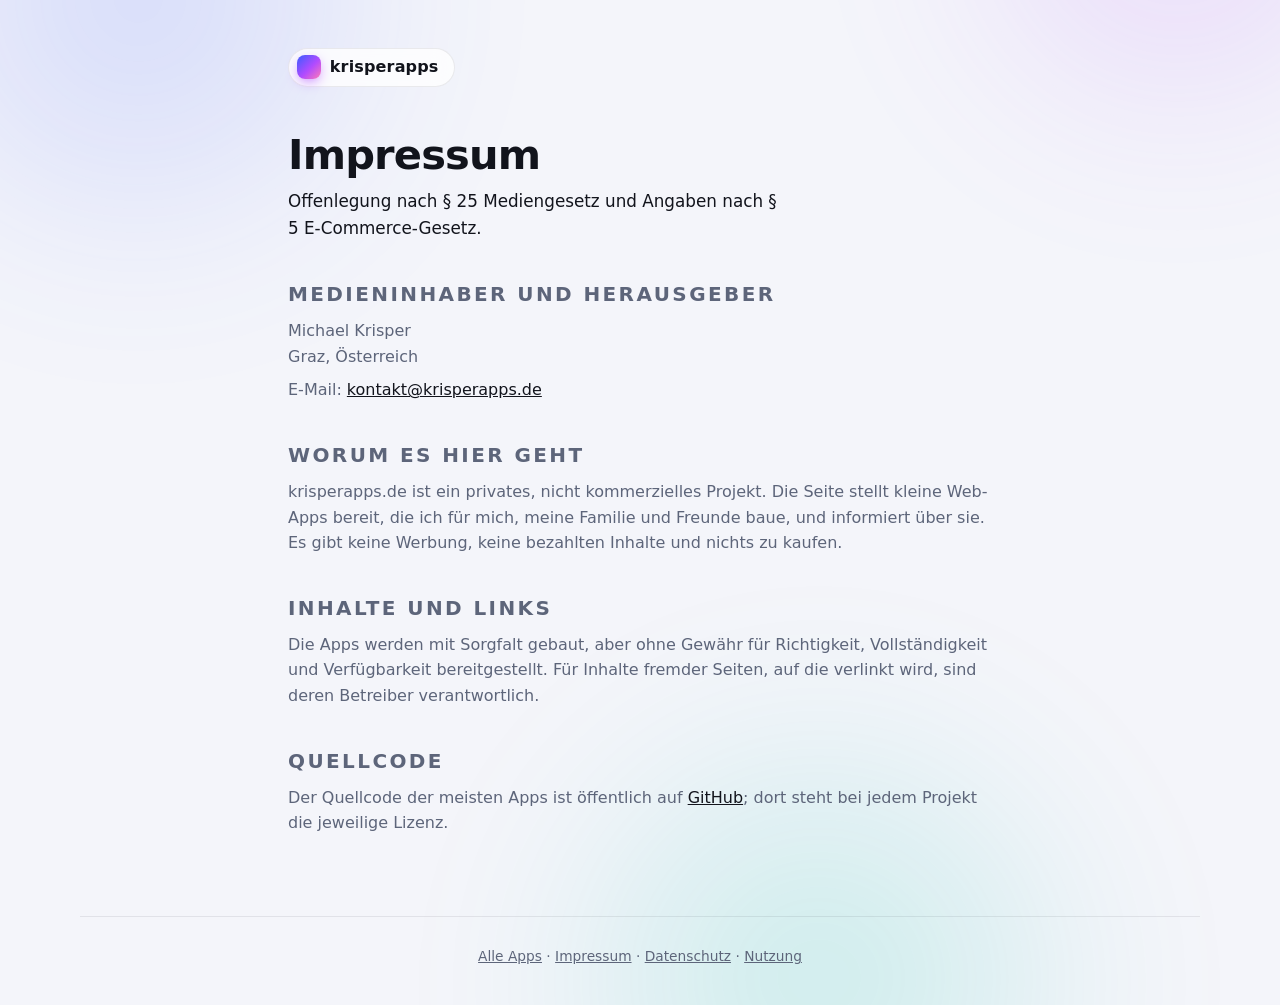
<file: krisperapps.de/impressum/index.html>
<!doctype html>
<html lang="de">
<head>
<meta charset="utf-8">
<meta name="viewport" content="width=device-width, initial-scale=1, viewport-fit=cover">
<title>Impressum – krisperapps</title>
<meta name="description" content="Impressum und Offenlegung für krisperapps.de.">
<meta name="theme-color" content="#0b0d14" media="(prefers-color-scheme: dark)">
<meta name="theme-color" content="#f4f5fa" media="(prefers-color-scheme: light)">
<link rel="icon" href="../favicon.svg" type="image/svg+xml">
<link rel="stylesheet" href="../style.css">
</head>
<body>
<div class="glow" aria-hidden="true"></div>

<header class="legal-head">
  <a class="brand" href="../"><span class="mark" aria-hidden="true"></span>krisperapps</a>
</header>

<main class="legal">
<h1>Impressum</h1>
<p class="lead">Offenlegung nach § 25 Mediengesetz und Angaben nach § 5 E-Commerce-Gesetz.</p>

<h2>Medieninhaber und Herausgeber</h2>
<p>Michael Krisper<br>Graz, Österreich</p>
<p>E-Mail: <a href="mailto:kontakt@krisperapps.de">kontakt@krisperapps.de</a></p>

<h2>Worum es hier geht</h2>
<p>krisperapps.de ist ein privates, nicht kommerzielles Projekt. Die Seite stellt kleine Web-Apps bereit, die ich für mich, meine Familie und Freunde baue, und informiert über sie. Es gibt keine Werbung, keine bezahlten Inhalte und nichts zu kaufen.</p>

<h2>Inhalte und Links</h2>
<p>Die Apps werden mit Sorgfalt gebaut, aber ohne Gewähr für Richtigkeit, Vollständigkeit und Verfügbarkeit bereitgestellt. Für Inhalte fremder Seiten, auf die verlinkt wird, sind deren Betreiber verantwortlich.</p>

<h2>Quellcode</h2>
<p>Der Quellcode der meisten Apps ist öffentlich auf <a href="https://github.com/michaelkrisper">GitHub</a>; dort steht bei jedem Projekt die jeweilige Lizenz.</p>

</main>

<footer>
  <p><a href="../">Alle Apps</a> · <a href="../impressum/">Impressum</a> · <a href="../datenschutz/">Datenschutz</a> · <a href="../nutzung/">Nutzung</a></p>
</footer>
</body>
</html>
</file>
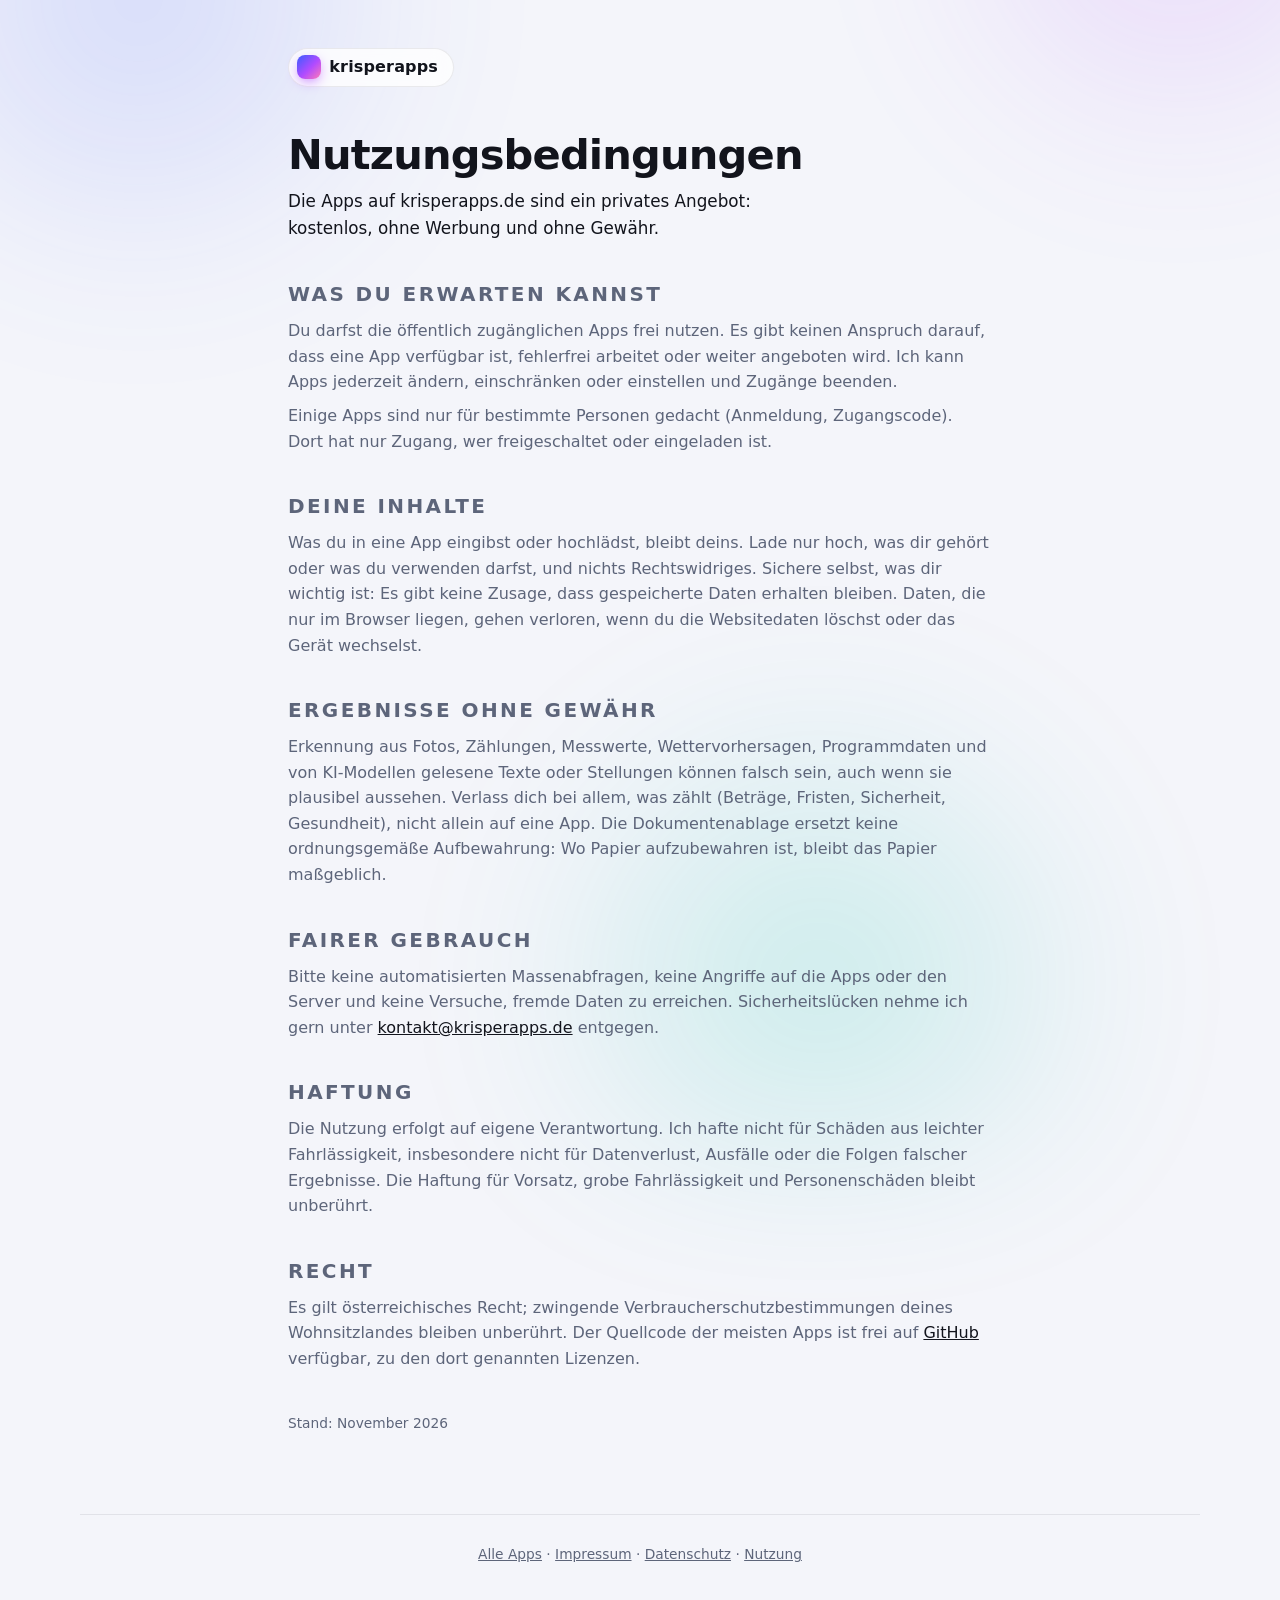
<file: krisperapps.de/nutzung/index.html>
<!doctype html>
<html lang="de">
<head>
<meta charset="utf-8">
<meta name="viewport" content="width=device-width, initial-scale=1, viewport-fit=cover">
<title>Nutzungsbedingungen – krisperapps</title>
<meta name="description" content="Nutzungsbedingungen für die Apps auf krisperapps.de.">
<meta name="theme-color" content="#0b0d14" media="(prefers-color-scheme: dark)">
<meta name="theme-color" content="#f4f5fa" media="(prefers-color-scheme: light)">
<link rel="icon" href="../favicon.svg" type="image/svg+xml">
<link rel="stylesheet" href="../style.css">
</head>
<body>
<div class="glow" aria-hidden="true"></div>

<header class="legal-head">
  <a class="brand" href="../"><span class="mark" aria-hidden="true"></span>krisperapps</a>
</header>

<main class="legal">
<h1>Nutzungsbedingungen</h1>
<p class="lead">Die Apps auf krisperapps.de sind ein privates Angebot: kostenlos, ohne Werbung und ohne Gewähr.</p>

<h2>Was du erwarten kannst</h2>
<p>Du darfst die öffentlich zugänglichen Apps frei nutzen. Es gibt keinen Anspruch darauf, dass eine App verfügbar ist, fehlerfrei arbeitet oder weiter angeboten wird. Ich kann Apps jederzeit ändern, einschränken oder einstellen und Zugänge beenden.</p>
<p>Einige Apps sind nur für bestimmte Personen gedacht (Anmeldung, Zugangscode). Dort hat nur Zugang, wer freigeschaltet oder eingeladen ist.</p>

<h2>Deine Inhalte</h2>
<p>Was du in eine App eingibst oder hochlädst, bleibt deins. Lade nur hoch, was dir gehört oder was du verwenden darfst, und nichts Rechtswidriges. Sichere selbst, was dir wichtig ist: Es gibt keine Zusage, dass gespeicherte Daten erhalten bleiben. Daten, die nur im Browser liegen, gehen verloren, wenn du die Websitedaten löschst oder das Gerät wechselst.</p>

<h2>Ergebnisse ohne Gewähr</h2>
<p>Erkennung aus Fotos, Zählungen, Messwerte, Wettervorhersagen, Programmdaten und von KI-Modellen gelesene Texte oder Stellungen können falsch sein, auch wenn sie plausibel aussehen. Verlass dich bei allem, was zählt (Beträge, Fristen, Sicherheit, Gesundheit), nicht allein auf eine App. Die Dokumentenablage ersetzt keine ordnungsgemäße Aufbewahrung: Wo Papier aufzubewahren ist, bleibt das Papier maßgeblich.</p>

<h2>Fairer Gebrauch</h2>
<p>Bitte keine automatisierten Massenabfragen, keine Angriffe auf die Apps oder den Server und keine Versuche, fremde Daten zu erreichen. Sicherheitslücken nehme ich gern unter <a href="mailto:kontakt@krisperapps.de">kontakt@krisperapps.de</a> entgegen.</p>

<h2>Haftung</h2>
<p>Die Nutzung erfolgt auf eigene Verantwortung. Ich hafte nicht für Schäden aus leichter Fahrlässigkeit, insbesondere nicht für Datenverlust, Ausfälle oder die Folgen falscher Ergebnisse. Die Haftung für Vorsatz, grobe Fahrlässigkeit und Personenschäden bleibt unberührt.</p>

<h2>Recht</h2>
<p>Es gilt österreichisches Recht; zwingende Verbraucherschutzbestimmungen deines Wohnsitzlandes bleiben unberührt. Der Quellcode der meisten Apps ist frei auf <a href="https://github.com/michaelkrisper">GitHub</a> verfügbar, zu den dort genannten Lizenzen.</p>

<p class="stand">Stand: November 2026</p>

</main>

<footer>
  <p><a href="../">Alle Apps</a> · <a href="../impressum/">Impressum</a> · <a href="../datenschutz/">Datenschutz</a> · <a href="../nutzung/">Nutzung</a></p>
</footer>
</body>
</html>
</file>
<file: krisperapps.de/style.css>
:root {
  color-scheme: dark light;
  --bg: #0b0d14;
  --bg2: #11141f;
  --text: #f2f4fb;
  --muted: #9aa3ba;
  --card: rgb(255 255 255 / 0.045);
  --card-border: rgb(255 255 255 / 0.09);
  --card-hover: rgb(255 255 255 / 0.075);
  --shadow: 0 1px 0 rgb(255 255 255 / 0.06) inset, 0 12px 32px -18px rgb(0 0 0 / 0.8);
  --blob1: #3b5bff;
  --blob2: #b14bff;
  --blob3: #00c2a8;
  --blob-alpha: 0.34;
}

@media (prefers-color-scheme: light) {
  :root {
    --bg: #f4f5fa;
    --bg2: #ffffff;
    --text: #12141c;
    --muted: #5d657a;
    --card: rgb(255 255 255 / 0.78);
    --card-border: rgb(18 20 28 / 0.08);
    --card-hover: #ffffff;
    --shadow: 0 1px 2px rgb(18 20 28 / 0.05), 0 14px 34px -22px rgb(18 20 28 / 0.35);
    --blob-alpha: 0.2;
  }
}

* { box-sizing: border-box; }

html { -webkit-text-size-adjust: 100%; }

body {
  margin: 0;
  min-height: 100vh;
  background: var(--bg);
  color: var(--text);
  font: 16px/1.5 system-ui, -apple-system, "Segoe UI", Roboto, "Helvetica Neue", sans-serif;
  -webkit-font-smoothing: antialiased;
  overflow-x: hidden;
}

/* Soft coloured light behind the page. */
.glow {
  position: fixed;
  inset: -20vmax;
  z-index: -1;
  opacity: var(--blob-alpha);
  filter: blur(90px);
  background:
    radial-gradient(38vmax 38vmax at 22% 18%, var(--blob1), transparent 62%),
    radial-gradient(34vmax 34vmax at 80% 12%, var(--blob2), transparent 60%),
    radial-gradient(40vmax 40vmax at 60% 88%, var(--blob3), transparent 62%);
  animation: drift 26s ease-in-out infinite alternate;
}

@keyframes drift {
  to { transform: translate3d(3vmax, -2vmax, 0) rotate(8deg) scale(1.06); }
}

.hero, main, footer {
  width: min(1120px, 100% - 2.5rem);
  margin-inline: auto;
}

.hero {
  padding: clamp(2.5rem, 8vw, 5.5rem) 0 clamp(1.5rem, 4vw, 2.5rem);
  text-align: center;
}

.brand {
  display: inline-flex;
  align-items: center;
  gap: 0.55rem;
  margin: 0 0 1.4rem;
  padding: 0.4rem 0.95rem 0.4rem 0.5rem;
  border: 1px solid var(--card-border);
  border-radius: 999px;
  background: var(--card);
  backdrop-filter: blur(12px);
  font-weight: 650;
  letter-spacing: 0.01em;
}

.mark {
  width: 1.5rem;
  height: 1.5rem;
  border-radius: 0.5rem;
  background:
    linear-gradient(135deg, var(--blob1), var(--blob2) 55%, #ff7ab6);
  box-shadow: 0 4px 14px -4px var(--blob2);
}

h1 {
  margin: 0 auto;
  max-width: 17ch;
  font-size: clamp(2.1rem, 6.4vw, 4.1rem);
  line-height: 1.04;
  letter-spacing: -0.035em;
  font-weight: 760;
  text-wrap: balance;
}

h1 em {
  font-style: normal;
  background: linear-gradient(100deg, #7aa2ff, #c58bff 50%, #ff8fb8);
  -webkit-background-clip: text;
  background-clip: text;
  color: transparent;
}

.lead {
  margin: 1.2rem auto 0;
  max-width: 46ch;
  color: var(--muted);
  font-size: clamp(1rem, 2.2vw, 1.15rem);
  text-wrap: pretty;
}

.search {
  display: flex;
  align-items: center;
  gap: 0.6rem;
  width: min(26rem, 100%);
  margin: 2rem auto 0;
  padding: 0.75rem 1.1rem;
  border: 1px solid var(--card-border);
  border-radius: 999px;
  background: var(--card);
  backdrop-filter: blur(14px);
  box-shadow: var(--shadow);
  transition: border-color 0.2s;
}

.search:focus-within { border-color: #7aa2ff; }

.search svg {
  width: 1.15rem;
  height: 1.15rem;
  flex: none;
  fill: none;
  stroke: var(--muted);
  stroke-width: 2;
  stroke-linecap: round;
}

.search input {
  flex: 1;
  min-width: 0;
  border: 0;
  outline: 0;
  background: none;
  color: inherit;
  font: inherit;
}

.search input::placeholder { color: var(--muted); }

section { margin-top: clamp(2rem, 5vw, 3rem); }

h2 {
  margin: 0 0 0.9rem 0.2rem;
  color: var(--muted);
  font-size: 0.8rem;
  font-weight: 650;
  letter-spacing: 0.12em;
  text-transform: uppercase;
}

.grid {
  display: grid;
  grid-template-columns: repeat(auto-fill, minmax(min(100%, 19.5rem), 1fr));
  gap: 1rem;
}

.card {
  --accent: #7aa2ff;
  position: relative;
  display: grid;
  grid-template-columns: auto 1fr auto;
  align-items: center;
  gap: 1rem;
  padding: 1.05rem 1.1rem;
  border: 1px solid var(--card-border);
  border-radius: 1.35rem;
  background: var(--card);
  backdrop-filter: blur(14px);
  box-shadow: var(--shadow);
  color: inherit;
  text-decoration: none;
  overflow: hidden;
  isolation: isolate;
  transition: transform 0.22s cubic-bezier(0.2, 0.8, 0.2, 1), background 0.22s, border-color 0.22s, box-shadow 0.22s;
}

/* The app's own colour, shining in from the icon's corner. */
.card::before {
  content: "";
  position: absolute;
  inset: 0;
  z-index: -1;
  background: radial-gradient(14rem 9rem at 0% 0%, color-mix(in srgb, var(--accent) 34%, transparent), transparent 72%);
  opacity: 0.45;
  transition: opacity 0.22s;
}

.card:hover,
.card:focus-visible {
  transform: translateY(-3px);
  background: var(--card-hover);
  border-color: color-mix(in srgb, var(--accent) 55%, var(--card-border));
  box-shadow: var(--shadow), 0 18px 40px -22px var(--accent);
  outline: 0;
}

.card:hover::before,
.card:focus-visible::before { opacity: 1; }

.card:active { transform: translateY(-1px) scale(0.99); }

.card img {
  width: 4.5rem;
  height: 4.5rem;
  border-radius: 1.05rem;
  box-shadow: 0 8px 20px -10px rgb(0 0 0 / 0.7), 0 0 0 1px rgb(255 255 255 / 0.08);
  background: #1a1d28;
}

.card h3 {
  margin: 0;
  font-size: 1.06rem;
  font-weight: 680;
  letter-spacing: -0.01em;
}

.card p {
  margin: 0.15rem 0 0;
  color: var(--muted);
  font-size: 0.89rem;
  line-height: 1.38;
  display: -webkit-box;
  -webkit-box-orient: vertical;
  -webkit-line-clamp: 3;
  line-clamp: 3;
  overflow: hidden;
}

.open {
  display: grid;
  place-items: center;
  width: 2.1rem;
  height: 2.1rem;
  border-radius: 50%;
  background: color-mix(in srgb, var(--accent) 20%, transparent);
  color: color-mix(in srgb, var(--accent) 72%, var(--text));
  font-size: 0;
  transition: background 0.22s, color 0.22s, transform 0.22s;
}

.open::after {
  content: "";
  width: 0.5rem;
  height: 0.5rem;
  margin-left: -0.15rem;
  border: solid currentColor;
  border-width: 2px 2px 0 0;
  transform: rotate(45deg);
}

.card:hover .open,
.card:focus-visible .open {
  background: var(--accent);
  color: #0b0d14;
  transform: translateX(2px);
}

#none {
  margin: 3rem 0;
  color: var(--muted);
  text-align: center;
}

footer {
  margin-top: clamp(3rem, 8vw, 5rem);
  padding: 1.5rem 0 calc(2rem + env(safe-area-inset-bottom));
  border-top: 1px solid var(--card-border);
  color: var(--muted);
  font-size: 0.86rem;
  text-align: center;
}

footer a { color: inherit; }
footer p { margin: 0.35rem 0; }

.legal-head {
  width: min(44rem, 100% - 2.5rem);
  margin-inline: auto;
  padding-top: clamp(1.5rem, 5vw, 3rem);
}
.legal-head .brand { color: var(--text); text-decoration: none; }

main.legal {
  width: min(44rem, 100% - 2.5rem);
  line-height: 1.6;
  overflow-wrap: break-word;
}
.legal h1 { max-width: none; margin: 1.5rem 0 0.75rem; font-size: clamp(1.9rem, 6vw, 2.6rem); letter-spacing: -0.02em; }
.legal h2 { margin: 2.25rem 0 0.5rem; font-size: 1.25rem; scroll-margin-top: 1rem; }
.legal h3 { margin: 1.5rem 0 0.25rem; font-size: 1rem; scroll-margin-top: 1rem; }
.legal p, .legal ul { margin: 0.5rem 0; color: var(--muted); }
.legal ul { padding-left: 1.2rem; }
.legal .lead { color: var(--text); font-size: 1.05rem; }
.legal strong { color: var(--text); }
.legal code { font-size: 0.9em; }
.legal li { margin: 0.3rem 0; }
.legal section { scroll-margin-top: 1rem; }
.legal a { color: var(--text); }
.legal .stand { margin-top: 2.5rem; font-size: 0.86rem; }
.legal section:target h3 { text-decoration: underline; text-underline-offset: 0.25em; }

@media (max-width: 26rem) {
  .card { grid-template-columns: auto 1fr; }
  .open { display: none; }
  .card img { width: 3.75rem; height: 3.75rem; border-radius: 0.9rem; }
}

@media (prefers-reduced-motion: reduce) {
  .glow { animation: none; }
  .card { transition: none; }
}
</file>
